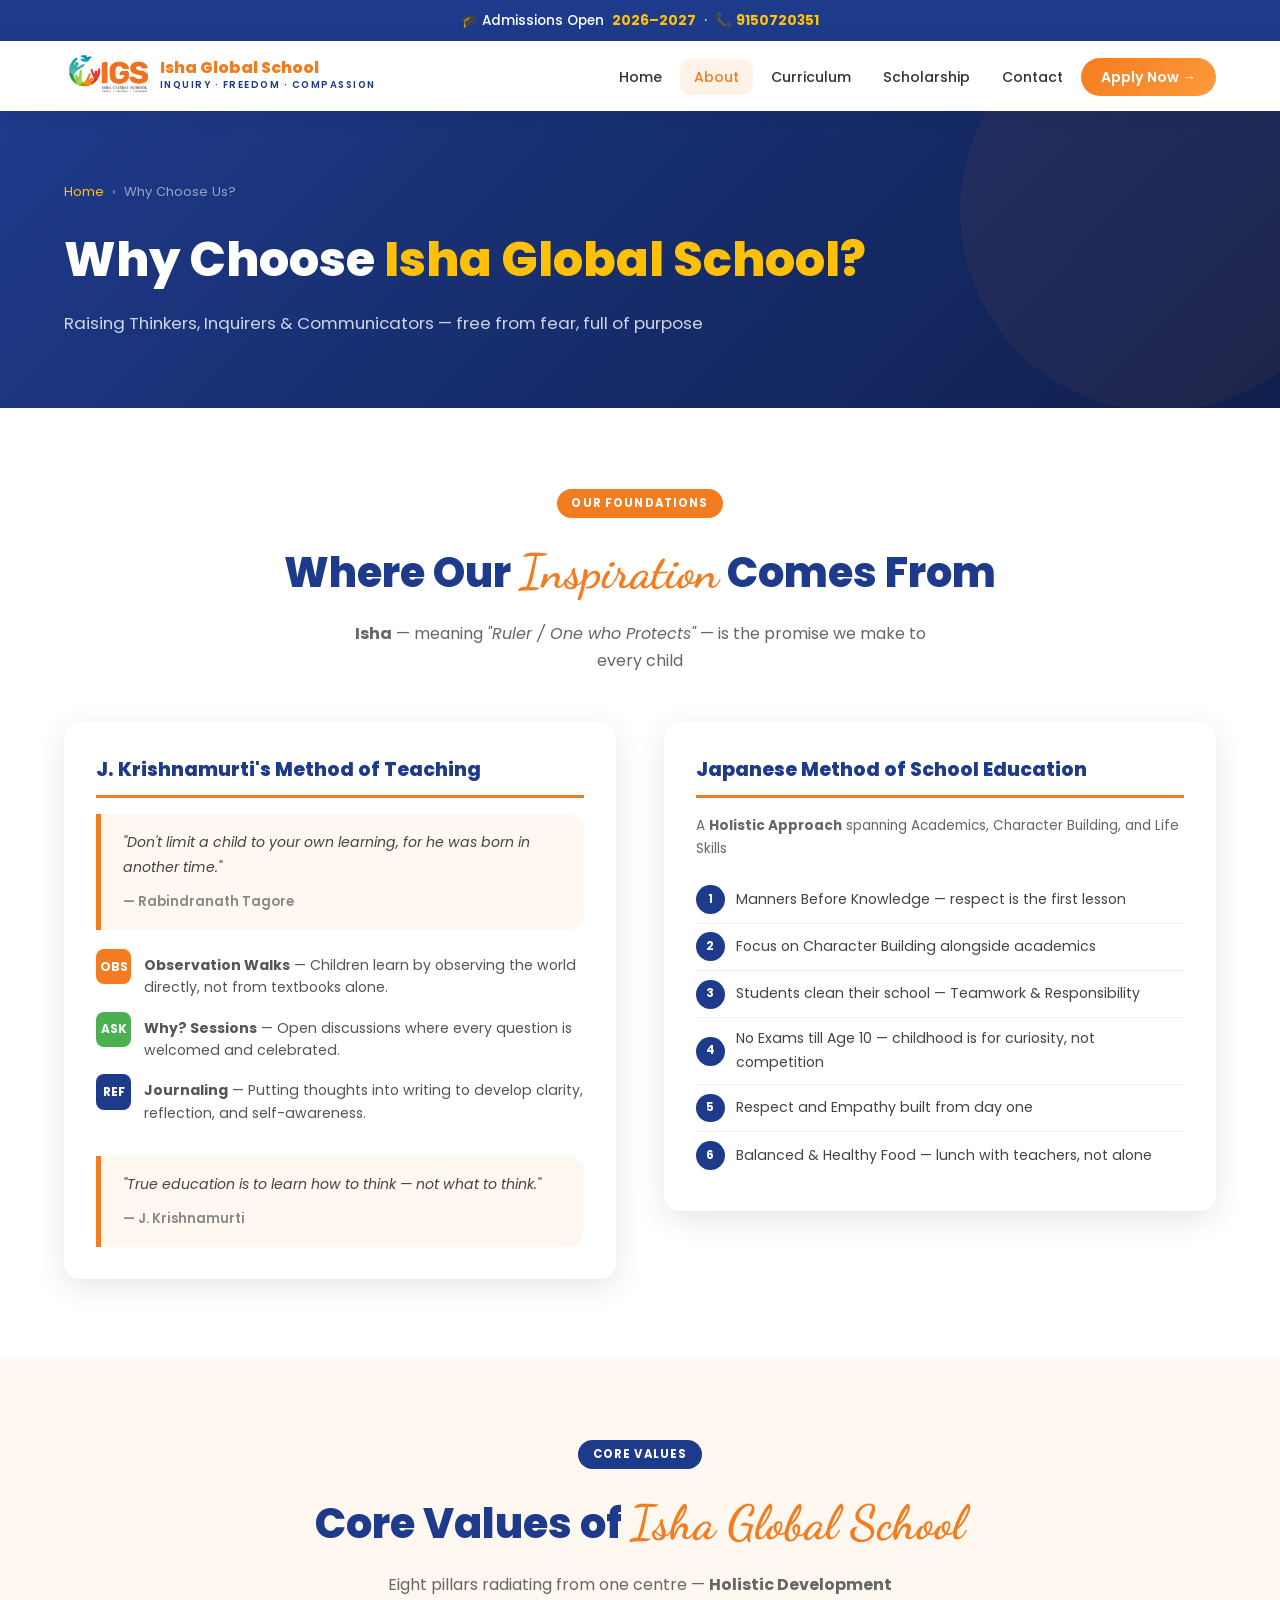
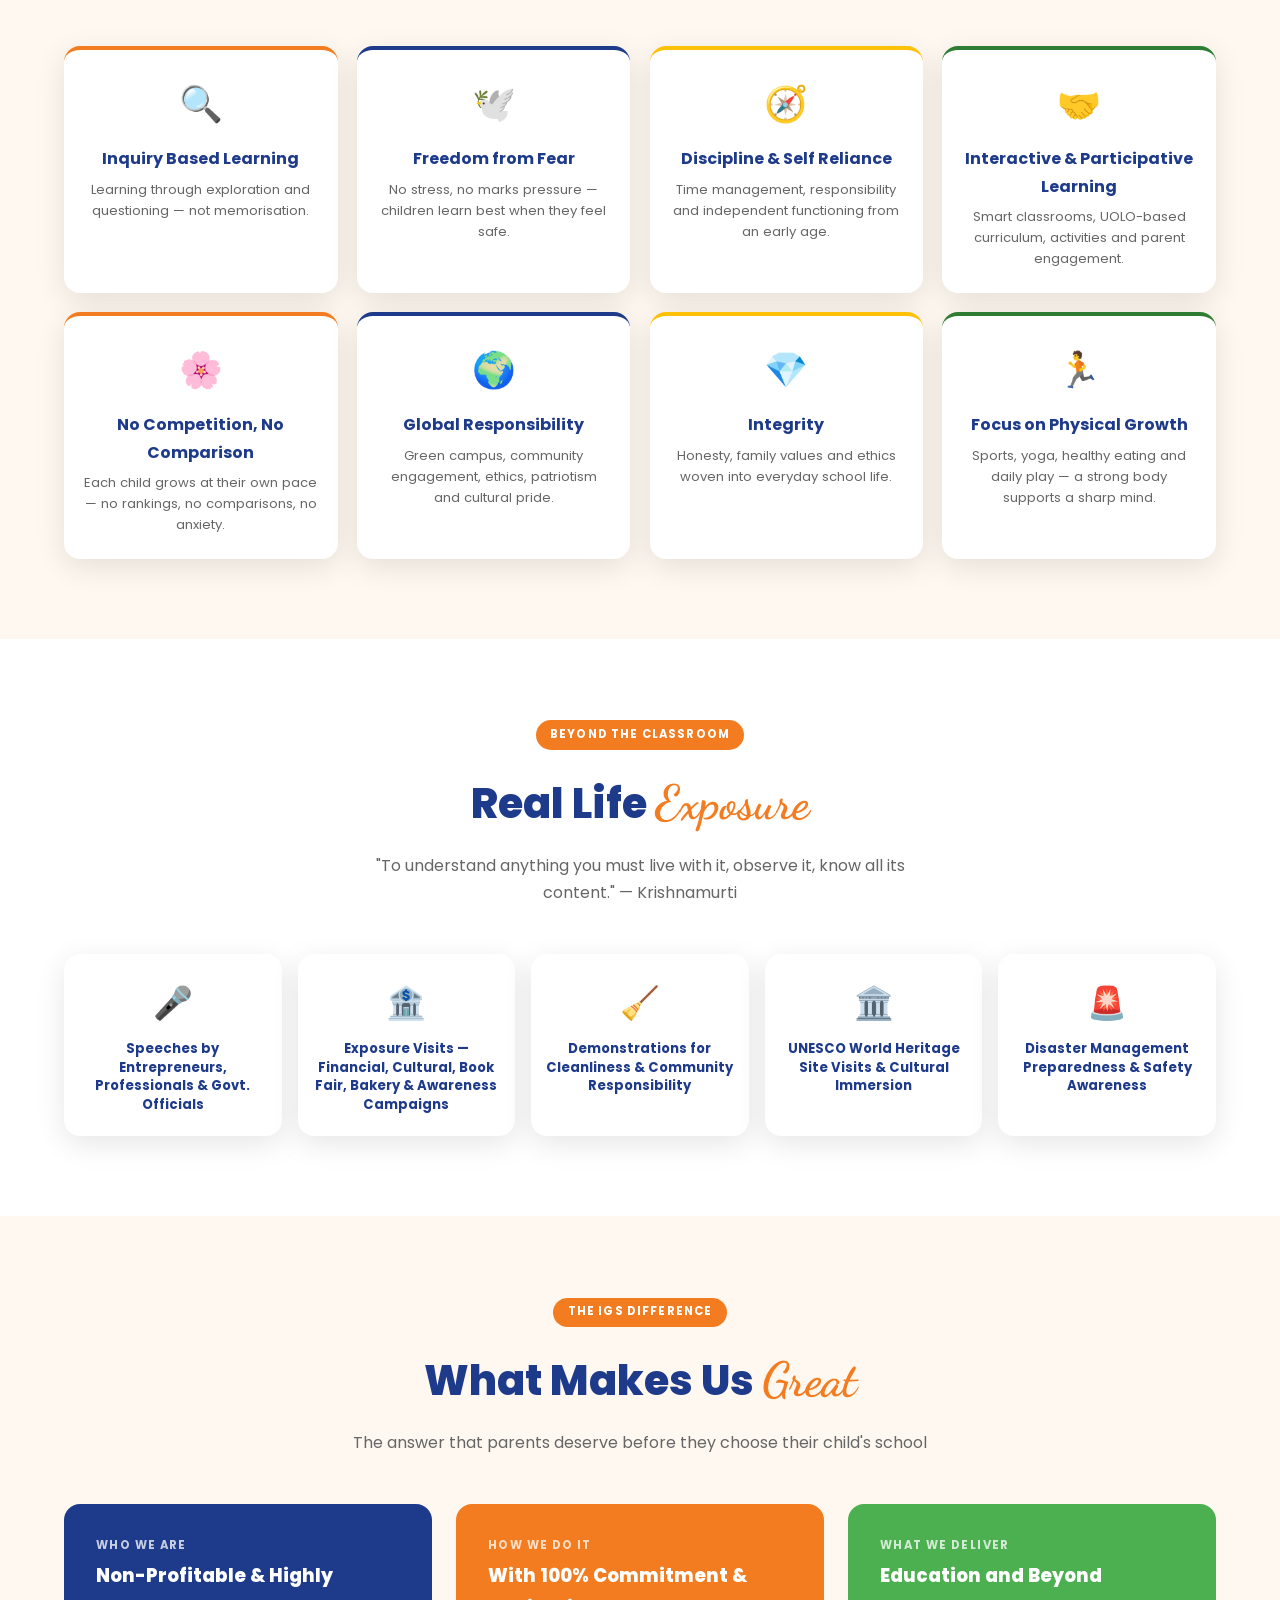
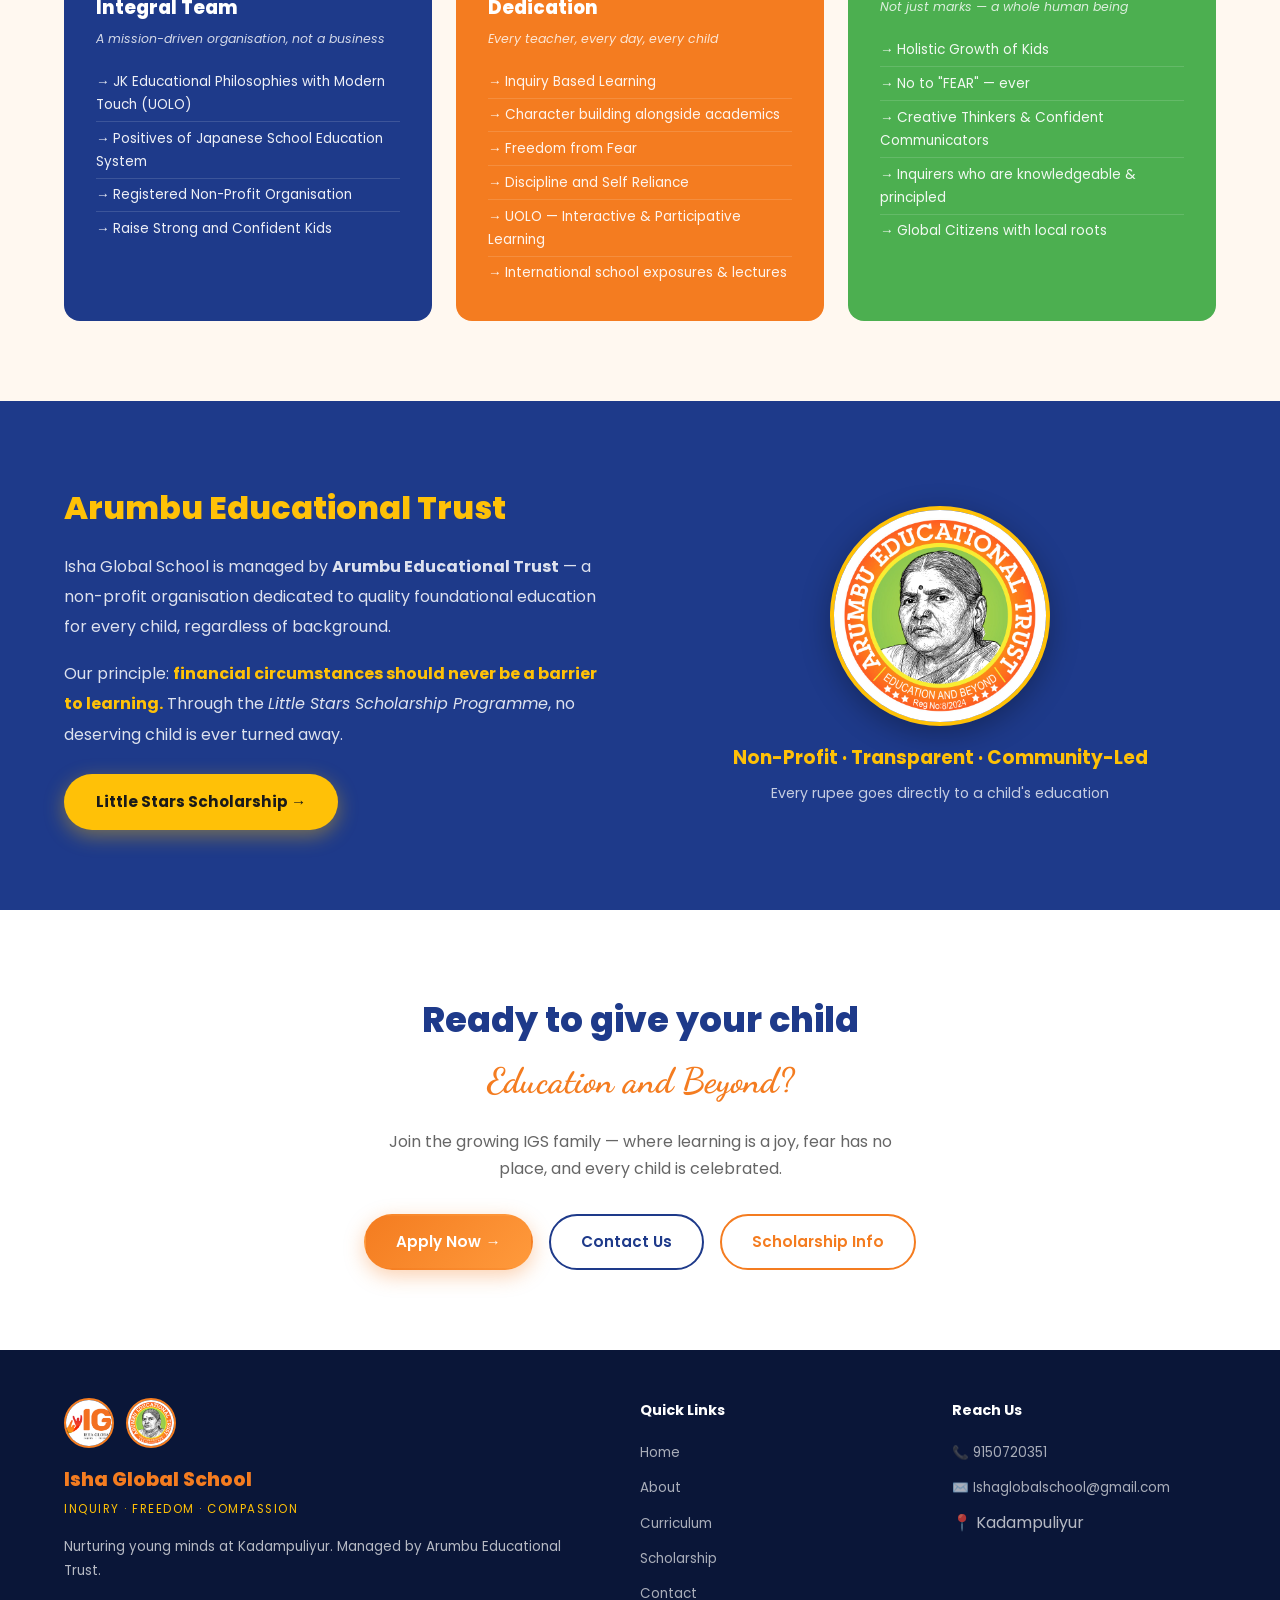
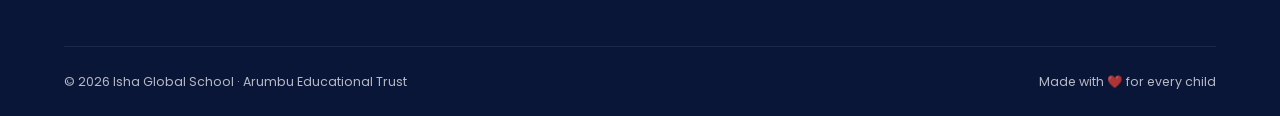
<file: about.html>
<!DOCTYPE html>
<html lang="en">
<head>
  <meta charset="UTF-8"/>
  <meta name="viewport" content="width=device-width,initial-scale=1.0"/>
  <link rel="icon" type="image/jpeg" href="Pictures/logo.jpg"/>
  <title>Why Choose Us — Isha Global School</title>
  <link rel="stylesheet" href="css/style.css"/>
  <style>
    /* ── Shared helpers ── */
    .section-tag{display:inline-block;background:var(--orange);color:#fff;font-size:.72rem;font-weight:700;letter-spacing:.1em;text-transform:uppercase;padding:.3rem .9rem;border-radius:50px;margin-bottom:.8rem;}
    .section-tag.blue{background:var(--blue);}
    .section-tag.yellow{background:var(--yellow);color:var(--blue);}
    .section-tag.green{background:#2e7d32;}

    /* ── Core-values wheel grid ── */
    .cv-grid{display:grid;grid-template-columns:repeat(4,1fr);gap:1.2rem;margin-top:2.5rem;}
    .cv-card{background:#fff;border-radius:var(--radius);padding:1.5rem 1.2rem;box-shadow:var(--shadow);text-align:center;transition:transform .2s;}
    .cv-card:hover{transform:translateY(-4px);}
    .cv-card .cv-icon{font-size:2.2rem;margin-bottom:.7rem;}
    .cv-card h3{font-size:1rem;color:var(--blue);margin-bottom:.4rem;font-weight:700;}
    .cv-card p{font-size:.82rem;color:#666;line-height:1.6;}
    .cv-card.accent-orange{border-top:4px solid var(--orange);}
    .cv-card.accent-blue  {border-top:4px solid var(--blue);}
    .cv-card.accent-yellow{border-top:4px solid var(--yellow);}
    .cv-card.accent-green {border-top:4px solid #2e7d32;}

    /* ── Inspiration row ── */
    .insp-row{display:grid;grid-template-columns:1fr 1fr;gap:3rem;align-items:start;margin-top:2rem;}
    .insp-block{background:#fff;border-radius:var(--radius);padding:2rem;box-shadow:var(--shadow);}
    .insp-block h3{color:var(--blue);font-size:1.2rem;font-weight:800;margin-bottom:1rem;padding-bottom:.5rem;border-bottom:3px solid var(--orange);}
    .step-row{display:flex;align-items:flex-start;gap:.8rem;margin-bottom:.8rem;}
    .step-badge{min-width:2.2rem;height:2.2rem;border-radius:8px;display:flex;align-items:center;justify-content:center;font-size:.75rem;font-weight:700;color:#fff;}
    .step-badge.obs{background:var(--orange);}
    .step-badge.ask{background:#4caf50;}
    .step-badge.ref{background:var(--blue);}
    .step-row p{margin:0;font-size:.88rem;color:#555;line-height:1.6;padding-top:.3rem;}

    /* ── Japanese method pills ── */
    .jp-list{list-style:none;padding:0;margin:1rem 0 0;}
    .jp-list li{display:flex;align-items:center;gap:.7rem;padding:.55rem 0;border-bottom:1px solid #f0f0f0;font-size:.88rem;color:#444;}
    .jp-list li:last-child{border:0;}
    .jp-num{min-width:1.8rem;height:1.8rem;border-radius:50%;background:var(--blue);color:#fff;display:flex;align-items:center;justify-content:center;font-size:.72rem;font-weight:700;}

    /* ── IBL process arrow strip ── */
    .ibl-flow{display:flex;align-items:stretch;gap:0;margin:2rem 0;border-radius:12px;overflow:hidden;}
    .ibl-step{flex:1;padding:1rem .5rem;text-align:center;color:#fff;font-weight:700;font-size:.82rem;position:relative;}
    .ibl-step::after{content:'';position:absolute;right:-14px;top:0;bottom:0;width:0;height:0;border-top:999px solid transparent;border-bottom:0 solid transparent;border-left:14px solid currentColor;z-index:1;}
    .ibl-step:last-child::after{display:none;}
    .ibl-ask   {background:#e8610a;color:#e8610a;}
    .ibl-inv   {background:#9e9e9e;color:#9e9e9e;}
    .ibl-cre   {background:#f5a623;color:#f5a623;}
    .ibl-dis   {background:#4287f5;color:#4287f5;}
    .ibl-ref   {background:#4caf50;color:#4caf50;}
    .ibl-ask span,.ibl-inv span,.ibl-cre span,.ibl-dis span,.ibl-ref span{color:#fff;}

    /* ── Fear comparison table ── */
    .fear-compare{display:grid;grid-template-columns:1fr 1fr;gap:1.5rem;margin-top:2rem;}
    .fear-no{background:#fff3f3;border:2px solid #e53935;border-radius:var(--radius);padding:1.5rem;}
    .fear-yes{background:#f1f8f1;border:2px solid #4caf50;border-radius:var(--radius);padding:1.5rem;}
    .fear-no h4{color:#e53935;margin-bottom:.8rem;font-size:1rem;}
    .fear-yes h4{color:#2e7d32;margin-bottom:.8rem;font-size:1rem;}
    .fear-no ul,.fear-yes ul{list-style:none;padding:0;margin:0;}
    .fear-no li,.fear-yes li{font-size:.88rem;padding:.3rem 0;color:#444;}
    .fear-no li::before{content:"✗ ";color:#e53935;font-weight:700;}
    .fear-yes li::before{content:"✓ ";color:#4caf50;font-weight:700;}

    /* ── Self-reliance steps ── */
    .sr-steps{display:grid;grid-template-columns:repeat(4,1fr);gap:1rem;margin-top:1.5rem;}
    .sr-step{background:#fff;border-radius:var(--radius);padding:1.4rem 1rem;text-align:center;box-shadow:var(--shadow);}
    .sr-num{width:2.5rem;height:2.5rem;border-radius:8px;background:var(--orange);color:#fff;display:flex;align-items:center;justify-content:center;font-weight:800;font-size:1rem;margin:0 auto .7rem;}
    .sr-num.b2{background:var(--blue);}
    .sr-num.b3{background:var(--yellow);color:var(--blue);}
    .sr-num.b4{background:#4caf50;}
    .sr-step h4{font-size:.92rem;color:var(--blue);margin-bottom:.3rem;}
    .sr-step p{font-size:.78rem;color:#666;}

    /* ── IPL photo grid ── */
    .ipl-grid{display:grid;grid-template-columns:repeat(3,1fr);gap:1rem;margin-top:2rem;}
    .ipl-card{border-radius:12px;overflow:hidden;position:relative;background:var(--blue);}
    .ipl-card img{width:100%;height:160px;object-fit:cover;display:block;opacity:.85;}
    .ipl-label{position:absolute;bottom:0;left:0;right:0;background:rgba(0,0,0,.6);color:#fff;font-size:.78rem;font-weight:600;padding:.5rem .8rem;text-align:center;}

    /* ── Physical growth strips ── */
    .pg-row{display:grid;grid-template-columns:repeat(4,1fr);gap:1.2rem;margin-top:2rem;}
    .pg-card{background:#fff;border-radius:var(--radius);padding:1.5rem 1rem;text-align:center;box-shadow:var(--shadow);border-bottom:4px solid var(--orange);}
    .pg-card .pg-icon{font-size:2.4rem;margin-bottom:.7rem;}
    .pg-card h4{font-size:.92rem;color:var(--blue);font-weight:700;}

    /* ── Real life exposure ── */
    .rle-grid{display:grid;grid-template-columns:repeat(5,1fr);gap:1rem;margin-top:2rem;}
    .rle-card{background:#fff;border-radius:var(--radius);padding:1.4rem .8rem;text-align:center;box-shadow:var(--shadow);position:relative;overflow:hidden;transition:transform .35s ease,box-shadow .35s ease;cursor:default;}
    .rle-card::before{content:'';position:absolute;inset:0;background:var(--grad);opacity:0;transition:opacity .35s ease;border-radius:var(--radius);z-index:0;}
    .rle-card:hover{transform:translateY(-10px) scale(1.04);box-shadow:0 16px 40px rgba(244,124,32,.25);}
    .rle-card:hover::before{opacity:.08;}
    .rle-card:hover .rle-icon{animation:rleBounce .5s ease;}
    .rle-card:hover h4{color:var(--orange);}
    .rle-icon{font-size:2rem;margin-bottom:.6rem;display:block;position:relative;z-index:1;transition:transform .3s ease;}
    .rle-card h4{font-size:.82rem;color:var(--blue);font-weight:700;line-height:1.4;position:relative;z-index:1;transition:color .3s ease;}
    @keyframes rleBounce{0%{transform:scale(1)}30%{transform:scale(1.35)}60%{transform:scale(.9)}100%{transform:scale(1)}}

    /* ── Green campus grid ── */
    .gc-grid{display:grid;grid-template-columns:repeat(3,1fr);gap:1.2rem;margin-top:2rem;}
    .gc-card{background:#fff;border-radius:var(--radius);padding:1.5rem;box-shadow:var(--shadow);display:flex;align-items:flex-start;gap:1rem;}
    .gc-icon{font-size:2rem;flex-shrink:0;}
    .gc-card h4{font-size:.95rem;color:var(--blue);font-weight:700;margin-bottom:.3rem;}
    .gc-card p{font-size:.82rem;color:#666;}

    /* ── How we are different ── */
    .hwd-grid{display:grid;grid-template-columns:repeat(3,1fr);gap:1.5rem;margin-top:2rem;}
    .hwd-card{border-radius:var(--radius);padding:2rem;color:#fff;position:relative;overflow:hidden;transition:transform .35s ease,box-shadow .35s ease;cursor:default;}
    .hwd-card::before{content:'';position:absolute;inset:0;background:rgba(255,255,255,0);transition:background .35s ease;z-index:0;}
    .hwd-card:hover{transform:translateY(-10px) scale(1.03);box-shadow:0 18px 45px rgba(0,0,0,.3);}
    .hwd-card:hover::before{background:rgba(255,255,255,.08);}
    .hwd-card:hover .hwd-label{opacity:1;letter-spacing:.2em;}
    .hwd-card:hover li{opacity:1;}
    .hwd-card.who{background:var(--blue);}
    .hwd-card.how{background:var(--orange);}
    .hwd-card.what{background:#4caf50;}
    .hwd-card .hwd-label{font-size:.72rem;font-weight:700;letter-spacing:.12em;text-transform:uppercase;opacity:.75;margin-bottom:.3rem;position:relative;z-index:1;transition:opacity .3s ease,letter-spacing .35s ease;}
    .hwd-card h3{font-size:1.15rem;font-weight:800;margin-bottom:.3rem;position:relative;z-index:1;}
    .hwd-card .hwd-sub{font-size:.78rem;font-style:italic;opacity:.8;margin-bottom:1rem;position:relative;z-index:1;}
    .hwd-card ul{list-style:none;padding:0;margin:0;position:relative;z-index:1;}
    .hwd-card li{font-size:.85rem;padding:.3rem 0;opacity:.92;border-bottom:1px solid rgba(255,255,255,.15);transition:opacity .3s ease,transform .3s ease,padding-left .3s ease;}
    .hwd-card:hover li{transform:translateX(6px);padding-left:6px;}
    .hwd-card li:last-child{border:0;}
    .hwd-card li::before{content:"→ ";font-weight:700;}

    /* ── Quote pull ── */
    .pull-quote{background:var(--cream);border-left:5px solid var(--orange);border-radius:0 var(--radius) var(--radius) 0;padding:1.5rem 2rem;margin:2rem 0;font-style:italic;color:#444;font-size:1rem;line-height:1.8;}
    .pull-quote cite{display:block;margin-top:.6rem;font-size:.82rem;color:#888;font-style:normal;font-weight:600;}

    /* ── Global responsibility ── */
    .gr-cols{display:grid;grid-template-columns:1fr 1fr;gap:2rem;margin-top:2rem;}
    .gr-block{background:#fff;border-radius:var(--radius);padding:1.8rem;box-shadow:var(--shadow);}
    .gr-block h3{font-size:1rem;font-weight:800;color:#fff;background:var(--orange);border-radius:8px;padding:.4rem 1rem;margin-bottom:1rem;display:inline-block;}
    .gr-block h3.blue-bg{background:var(--blue);}
    .gr-block ul{list-style:none;padding:0;margin:0;}
    .gr-block li{font-size:.88rem;color:#555;padding:.35rem 0;border-bottom:1px solid #f0f0f0;display:flex;align-items:center;gap:.6rem;}
    .gr-block li:last-child{border:0;}
    .gr-block li::before{content:"•";color:var(--orange);font-size:1.2rem;line-height:1;}

    /* ── No competition quote strip ── */
    .no-comp-strip{background:var(--blue);border-radius:var(--radius);padding:2.5rem 3rem;display:flex;align-items:center;gap:2.5rem;margin-top:2rem;}
    .no-comp-strip .big-quote{font-size:5rem;color:var(--yellow);line-height:1;flex-shrink:0;}
    .no-comp-strip blockquote{color:#fff;font-size:1.15rem;line-height:1.8;margin:0;font-style:italic;}
    .no-comp-strip cite{display:block;margin-top:.8rem;font-size:.85rem;color:var(--yellow);font-style:normal;font-weight:700;}

    /* ── Discipline chore stat ── */
    .chore-stat{background:var(--cream);border-radius:var(--radius);padding:2rem;display:grid;grid-template-columns:auto 1fr;gap:1.5rem;align-items:center;margin-top:1.5rem;}
    .chore-stat .stat-icon{font-size:3.5rem;}
    .chore-stat h4{color:var(--blue);font-size:1.05rem;font-weight:800;margin-bottom:.5rem;}
    .chore-stat p{font-size:.88rem;color:#555;line-height:1.7;}

    /* ── Self-discipline staircase labels ── */
    .sd-steps{display:flex;gap:0;margin-top:1.5rem;align-items:flex-end;}
    .sd-step{flex:1;border-radius:8px 8px 0 0;padding:.8rem .5rem;text-align:center;font-size:.78rem;font-weight:700;color:#fff;}

    /* ── Core Value Cards — original simple style ── */
    .cv-card{cursor:pointer;transition:transform .25s ease,box-shadow .25s ease;}
    .cv-card:hover{transform:translateY(-6px);box-shadow:0 14px 36px rgba(0,0,0,.13);}

    /* ── Core Value Popup Overlay ── */
    .cv-overlay{display:none;position:fixed;inset:0;background:rgba(0,0,0,.5);backdrop-filter:blur(5px);z-index:2000;align-items:center;justify-content:center;}
    .cv-overlay.open{display:flex;}
    .cv-popup{background:#fff;border-radius:20px;padding:2.5rem 2rem;max-width:520px;width:92%;position:relative;box-shadow:0 24px 60px rgba(0,0,0,.25);animation:cvSlideUp .4s cubic-bezier(.22,1,.36,1);max-height:85vh;overflow-y:auto;}
    .cv-popup-close{position:absolute;top:14px;right:18px;background:none;border:none;font-size:1.5rem;cursor:pointer;color:#999;transition:color .2s,transform .2s;}
    .cv-popup-close:hover{color:#333;transform:scale(1.15);}
    .cv-popup-icon{font-size:3rem;text-align:center;margin-bottom:.6rem;}
    .cv-popup h3{text-align:center;color:var(--blue);font-size:1.25rem;font-weight:800;margin-bottom:1.2rem;}
    .cv-popup-body p{font-size:.88rem;color:#555;line-height:1.8;margin-bottom:.7rem;}
    .cv-popup-body h4{color:var(--orange);font-size:.92rem;font-weight:700;margin:1.2rem 0 .5rem;}
    .cv-popup-body ul{list-style:none;padding:0;margin:0 0 .7rem;}
    .cv-popup-body li{font-size:.86rem;color:#444;padding:.4rem 0;border-bottom:1px solid #f0f0f0;padding-left:1.4rem;position:relative;}
    .cv-popup-body li:last-child{border-bottom:none;}
    .cv-popup-body li::before{content:'✦';color:var(--orange);font-size:.65rem;position:absolute;left:0;top:.5rem;}

    .cv-quote{background:var(--cream);border-left:4px solid var(--orange);border-radius:0 10px 10px 0;padding:.9rem 1.1rem;margin-bottom:1rem;font-size:.88rem;color:var(--blue);line-height:1.8;}

    .cv-compare{display:grid;grid-template-columns:1fr 1fr;gap:.8rem;margin:.8rem 0;}
    .cv-no{background:#fff3f3;border:1px solid #e53935;border-radius:10px;padding:.8rem;}
    .cv-yes{background:#f1f8f1;border:1px solid #4caf50;border-radius:10px;padding:.8rem;}
    .cv-no h4{color:#e53935;font-size:.84rem;margin-bottom:.4rem;}
    .cv-yes h4{color:#2e7d32;font-size:.84rem;margin-bottom:.4rem;}
    .cv-no ul,.cv-yes ul{margin:0;padding:0;}
    .cv-no li::before{content:"✗ ";color:#e53935;font-weight:700;position:static;padding-left:0;}
    .cv-yes li::before{content:"✓ ";color:#4caf50;font-weight:700;position:static;padding-left:0;}
    .cv-no li,.cv-yes li{padding-left:0;border:none;font-size:.82rem;padding:.25rem 0;}

    .cv-staircase{display:flex;gap:.4rem;align-items:flex-end;margin:.8rem 0 1rem;}
    .cv-staircase span{color:#fff;font-size:.68rem;font-weight:700;padding:.5rem .6rem;border-radius:8px 8px 0 0;text-align:center;flex:1;display:flex;align-items:center;justify-content:center;}
    .cv-staircase span:nth-child(1){height:40px;}
    .cv-staircase span:nth-child(2){height:55px;}
    .cv-staircase span:nth-child(3){height:70px;}
    .cv-staircase span:nth-child(4){height:85px;}
    .cv-staircase span:nth-child(5){height:100px;}

    @keyframes cvSlideUp{from{opacity:0;transform:translateY(40px) scale(.95)}to{opacity:1;transform:translateY(0) scale(1)}}

    @media(max-width:768px){
      .cv-grid{grid-template-columns:repeat(2,1fr);}
      .insp-row{grid-template-columns:1fr;}
      .fear-compare{grid-template-columns:1fr;}
      .sr-steps{grid-template-columns:repeat(2,1fr);}
      .ipl-grid{grid-template-columns:repeat(2,1fr);}
      .pg-row{grid-template-columns:repeat(2,1fr);}
      .rle-grid{grid-template-columns:repeat(2,1fr);}
      .gc-grid{grid-template-columns:1fr;}
      .hwd-grid{grid-template-columns:1fr;}
      .gr-cols{grid-template-columns:1fr;}
      .no-comp-strip{flex-direction:column;padding:1.5rem;}
    }
  </style>
</head>
<body>

<div class="top-banner">
  🎓 Admissions Open &nbsp;<span>2026–2027</span>&nbsp; · &nbsp;📞 <span>9150720351</span>
</div>

<nav>
  <div class="wrap nav-inner">
    <a href="index.html" class="logo">
      <img src="Pictures/logo.jpg" alt="Isha Global School" class="logo-img"/>
      <div class="logo-text"><div class="name">Isha Global School</div><div class="tagline">Inquiry · Freedom · Compassion</div></div>
    </a>
    <ul class="nav-links">
      <li><a href="index.html">Home</a></li>
      <li><a href="about.html" class="active">About</a></li>
      <li><a href="curriculum.html">Curriculum</a></li>
      <li><a href="scholarship.html">Scholarship</a></li>
      <li><a href="contact.html">Contact</a></li>
      <li><a href="contact.html#register" class="nav-apply">Apply Now →</a></li>
    </ul>
    <div class="hamburger" id="ham"><span></span><span></span><span></span></div>
  </div>
</nav>
<div class="mob-nav" id="mobNav">
  <div class="mob-top">
    <div class="logo"><img src="Pictures/logo.jpg" alt="Isha Global School" class="logo-img"/><div class="logo-text"><div class="name">Isha Global School</div></div></div>
    <button class="mob-close" id="mobClose">✕</button>
  </div>
  <a href="index.html">Home</a><a href="about.html">About</a><a href="curriculum.html">Curriculum</a>
  <a href="scholarship.html">Scholarship</a><a href="contact.html">Contact</a>
  <a href="contact.html#register" class="mob-apply">Apply Now →</a>
</div>

<!-- PAGE HERO -->
<section class="page-hero">
  <div class="wrap">
    <div class="breadcrumb"><a href="index.html">Home</a><span>›</span><span>Why Choose Us?</span></div>
    <h1>Why Choose <span style="color:var(--yellow)">Isha Global School?</span></h1>
    <p>Raising Thinkers, Inquirers &amp; Communicators — free from fear, full of purpose</p>
  </div>
</section>

<!-- ══════════════════════════════════════════
     SECTION 1 · OUR INSPIRATIONS
════════════════════════════════════════════ -->
<section>
  <div class="wrap">
    <div class="section-head">
      <span class="section-tag">Our Foundations</span>
      <h2>Where Our <span class="script">Inspiration</span> Comes From</h2>
      <p><strong>Isha</strong> — meaning <em>"Ruler / One who Protects"</em> — is the promise we make to every child</p>
    </div>

    <div class="insp-row">
      <!-- JK method -->
      <div class="insp-block">
        <h3>J. Krishnamurti's Method of Teaching</h3>
        <div class="pull-quote" style="margin-top:0;margin-bottom:1.2rem;font-size:.88rem;padding:1rem 1.4rem;">
          "Don't limit a child to your own learning, for he was born in another time."
          <cite>— Rabindranath Tagore</cite>
        </div>
        <div class="step-row">
          <div class="step-badge obs">OBS</div>
          <p><strong>Observation Walks</strong> — Children learn by observing the world directly, not from textbooks alone.</p>
        </div>
        <div class="step-row">
          <div class="step-badge ask">ASK</div>
          <p><strong>Why? Sessions</strong> — Open discussions where every question is welcomed and celebrated.</p>
        </div>
        <div class="step-row">
          <div class="step-badge ref">REF</div>
          <p><strong>Journaling</strong> — Putting thoughts into writing to develop clarity, reflection, and self-awareness.</p>
        </div>
        <div class="pull-quote" style="font-size:.88rem;padding:1rem 1.4rem;margin-bottom:0;">
          "True education is to learn how to think — not what to think."
          <cite>— J. Krishnamurti</cite>
        </div>
      </div>

      <!-- Japanese method -->
      <div class="insp-block">
        <h3>Japanese Method of School Education</h3>
        <p style="font-size:.85rem;color:#666;margin-bottom:.5rem;">A <strong>Holistic Approach</strong> spanning Academics, Character Building, and Life Skills</p>
        <ul class="jp-list">
          <li><span class="jp-num">1</span> Manners Before Knowledge — respect is the first lesson</li>
          <li><span class="jp-num">2</span> Focus on Character Building alongside academics</li>
          <li><span class="jp-num">3</span> Students clean their school — Teamwork &amp; Responsibility</li>
          <li><span class="jp-num">4</span> No Exams till Age 10 — childhood is for curiosity, not competition</li>
          <li><span class="jp-num">5</span> Respect and Empathy built from day one</li>
          <li><span class="jp-num">6</span> Balanced &amp; Healthy Food — lunch with teachers, not alone</li>
        </ul>
      </div>
    </div>
  </div>
</section>

<!-- ══════════════════════════════════════════
     SECTION 2 · CORE VALUES
════════════════════════════════════════════ -->
<section style="background:var(--cream);">
  <div class="wrap">
    <div class="section-head">
      <span class="section-tag blue">Core Values</span>
      <h2>Core Values of <span class="script">Isha Global School</span></h2>
      <p>Eight pillars radiating from one centre — <strong>Holistic Development</strong></p>
    </div>
    <div class="cv-grid">
      <div class="cv-card accent-orange" onclick="openCV(this)">
        <div class="cv-icon">🔍</div>
        <h3>Inquiry Based Learning</h3>
        <p>Learning through exploration and questioning — not memorisation.</p>
        <!-- hidden popup content -->
        <div class="cv-hidden" hidden>
          <div class="cv-quote"><em>"Everything must be questioned. Then the mind becomes extraordinarily sensitive, alive and intelligent."</em> — J. Krishnamurti</div>
          <h4>The 5-Step IBL Process</h4>
          <ul>
            <li><strong>ASK</strong> — Children frame their own questions</li>
            <li><strong>INVESTIGATE</strong> — Hands-on exploration &amp; research</li>
            <li><strong>CREATE</strong> — Build models, projects &amp; ideas</li>
            <li><strong>DISCUSS</strong> — Share findings with peers</li>
            <li><strong>REFLECT</strong> — Journal &amp; self-assess their learning</li>
          </ul>
          <p>Student-centred, real-life ready, and focused on independent thinking — not memorising textbooks.</p>
        </div>
      </div>
      <div class="cv-card accent-blue" onclick="openCV(this)">
        <div class="cv-icon">🕊️</div>
        <h3>Freedom from Fear</h3>
        <p>No stress, no marks pressure — children learn best when they feel safe.</p>
        <div class="cv-hidden" hidden>
          <div class="cv-quote"><em>"To understand life is to understand ourselves, and that is both the beginning and the end of education."</em> — J. Krishnamurti</div>
          <div class="cv-compare">
            <div class="cv-no"><h4>Say NO to</h4><ul><li>Stress &amp; Anxiety</li><li>Fear of Failure</li><li>Marks Pressure</li><li>Suppressed opinions</li></ul></div>
            <div class="cv-yes"><h4>Say YES to</h4><ul><li>Explore freely</li><li>Express views &amp; opinions</li><li>Learn from setbacks</li><li>Grow with confidence</li></ul></div>
          </div>
          <p>When fear goes down, the ability to express goes up.</p>
        </div>
      </div>
      <div class="cv-card accent-yellow" onclick="openCV(this)">
        <div class="cv-icon">🧭</div>
        <h3>Discipline &amp; Self Reliance</h3>
        <p>Time management, responsibility and independent functioning from an early age.</p>
        <div class="cv-hidden" hidden>
          <p>As per the <strong>American Academy of Child &amp; Adolescent Psychiatry</strong>, kids who do regular chores exhibit higher self-esteem and greater success.</p>
          <h4>Self Discipline Staircase</h4>
          <div class="cv-staircase">
            <span style="background:var(--orange)">Time Mgmt</span>
            <span style="background:#f5a623">Responsibilities</span>
            <span style="background:#4caf50">Organisation</span>
            <span style="background:var(--blue)">Study &amp; Play</span>
            <span style="background:#1a237e">Independence</span>
          </div>
          <h4>How We Build It</h4>
          <ul>
            <li><strong>Structured Routine</strong> — Consistency builds confidence</li>
            <li><strong>Clear Goals</strong> — Children set their own goals</li>
            <li><strong>Learn from Setbacks</strong> — Failure is a lesson, not a label</li>
            <li><strong>Continuous Learning</strong> — Curiosity at every stage</li>
          </ul>
        </div>
      </div>
      <div class="cv-card accent-green" onclick="openCV(this)">
        <div class="cv-icon">🤝</div>
        <h3>Interactive &amp; Participative Learning</h3>
        <p>Smart classrooms, UOLO-based curriculum, activities and parent engagement.</p>
        <div class="cv-hidden" hidden>
          <div class="cv-quote"><em>"You have to be your own teacher."</em> — J. Krishnamurti</div>
          <ul>
            <li><strong>Participative Learning</strong> — Every child is an active participant</li>
            <li><strong>Smart Classrooms</strong> — Modern tech-enabled visual learning</li>
            <li><strong>UOLO Integrated Curriculum</strong> — App-based, real-time connected</li>
            <li><strong>Phonics &amp; Communication</strong> — Strong English from LKG</li>
            <li><strong>Activities Based Learning</strong> — Hands-on crafts &amp; experiments</li>
            <li><strong>Parents-Teachers' Meet</strong> — Parents as partners in growth</li>
          </ul>
        </div>
      </div>
      <div class="cv-card accent-orange" onclick="openCV(this)">
        <div class="cv-icon">🌸</div>
        <h3>No Competition, No Comparison</h3>
        <p>Each child grows at their own pace — no rankings, no comparisons, no anxiety.</p>
        <div class="cv-hidden" hidden>
          <div class="cv-quote"><em>"Real learning comes about when the competitive spirit has ceased. Each child is uniquely, irreplaceably themselves."</em> — J. Krishnamurti</div>
          <ul>
            <li><strong>No Rankings</strong> — Children are never ranked against each other</li>
            <li><strong>Celebrate Every Child</strong> — Unique strengths are recognised</li>
            <li><strong>Joy First</strong> — When comparison drops, happiness rises</li>
          </ul>
          <p>Every child is uniquely awesome — nobody can be you.</p>
        </div>
      </div>
      <div class="cv-card accent-blue" onclick="openCV(this)">
        <div class="cv-icon">🌍</div>
        <h3>Global Responsibility</h3>
        <p>Green campus, community engagement, ethics, patriotism and cultural pride.</p>
        <div class="cv-hidden" hidden>
          <h4>Community Engagement</h4>
          <ul>
            <li>Green Campus — learning to live with nature</li>
            <li>Helping Others — compassion in action</li>
            <li>Clean and Safe Environment</li>
            <li>Honesty and Integrity — non-negotiable values</li>
          </ul>
          <h4>Embrace the Culture</h4>
          <ul>
            <li>Ethics and Family Values daily</li>
            <li>Celebrate Festivals — Pooja, Diwali, Pongal &amp; more</li>
            <li>Patriotism — Independence &amp; Republic Day</li>
            <li>Green Day, Yellow Day, Bagless Day</li>
          </ul>
        </div>
      </div>
      <div class="cv-card accent-yellow" onclick="openCV(this)">
        <div class="cv-icon">💎</div>
        <h3>Integrity</h3>
        <p>Honesty, family values and ethics woven into everyday school life.</p>
        <div class="cv-hidden" hidden>
          <p>Integrity is not taught in a lesson — it is lived every day at IGS.</p>
          <ul>
            <li><strong>Honesty</strong> — Children learn to speak truth with courage</li>
            <li><strong>Respect</strong> — Treating every person with dignity</li>
            <li><strong>Family Values</strong> — Traditions, gratitude &amp; belonging</li>
            <li><strong>Ethics</strong> — Doing the right thing even when no one is watching</li>
          </ul>
          <p>We believe a child with integrity grows into an adult the world can trust.</p>
        </div>
      </div>
      <div class="cv-card accent-green" onclick="openCV(this)">
        <div class="cv-icon">🏃</div>
        <h3>Focus on Physical Growth</h3>
        <p>Sports, yoga, healthy eating and daily play — a strong body supports a sharp mind.</p>
        <div class="cv-hidden" hidden>
          <p>A strong body powers a sharp, curious mind.</p>
          <ul>
            <li><strong>Regular Sports Activities</strong> — Football, running &amp; team games</li>
            <li><strong>Healthy Food Focus</strong> — Balanced, nutritious meals supervised by staff</li>
            <li><strong>Importance of Fitness</strong> — Daily physical activity for every child</li>
            <li><strong>Yoga in Daily Life</strong> — Mindfulness, breathing &amp; inner well-being</li>
          </ul>
        </div>
      </div>
    </div>

    <!-- Core Value Popup Modal -->
    <div class="cv-overlay" id="cvOverlay">
      <div class="cv-popup">
        <button class="cv-popup-close" id="cvClose">✕</button>
        <div class="cv-popup-icon" id="cvIcon"></div>
        <h3 id="cvTitle"></h3>
        <div class="cv-popup-body" id="cvBody"></div>
      </div>
    </div>
  </div>
</section>

<!-- ══════════════════════════════════════════
     SECTION 3 · REAL LIFE EXPOSURE (was Section 9)
════════════════════════════════════════════ -->
<section>
  <div class="wrap">
    <div class="section-head">
      <span class="section-tag">Beyond the Classroom</span>
      <h2>Real Life <span class="script">Exposure</span></h2>
      <p>"To understand anything you must live with it, observe it, know all its content." — Krishnamurti</p>
    </div>
    <div class="rle-grid">
      <div class="rle-card">
        <div class="rle-icon">🎤</div>
        <h4>Speeches by Entrepreneurs, Professionals &amp; Govt. Officials</h4>
      </div>
      <div class="rle-card">
        <div class="rle-icon">🏦</div>
        <h4>Exposure Visits — Financial, Cultural, Book Fair, Bakery &amp; Awareness Campaigns</h4>
      </div>
      <div class="rle-card">
        <div class="rle-icon">🧹</div>
        <h4>Demonstrations for Cleanliness &amp; Community Responsibility</h4>
      </div>
      <div class="rle-card">
        <div class="rle-icon">🏛️</div>
        <h4>UNESCO World Heritage Site Visits &amp; Cultural Immersion</h4>
      </div>
      <div class="rle-card">
        <div class="rle-icon">🚨</div>
        <h4>Disaster Management Preparedness &amp; Safety Awareness</h4>
      </div>
    </div>
  </div>
</section>

<!-- ══════════════════════════════════════════
     SECTION 10 · WHAT MAKES US GREAT
════════════════════════════════════════════ -->
<section style="background:var(--cream);">
  <div class="wrap">
    <div class="section-head">
      <span class="section-tag">The IGS Difference</span>
      <h2>What Makes Us <span class="script">Great</span></h2>
      <p>The answer that parents deserve before they choose their child's school</p>
    </div>
    <div class="hwd-grid">
      <div class="hwd-card who">
        <div class="hwd-label">Who We Are</div>
        <h3>Non-Profitable &amp; Highly Integral Team</h3>
        <div class="hwd-sub">A mission-driven organisation, not a business</div>
        <ul>
          <li>JK Educational Philosophies with Modern Touch (UOLO)</li>
          <li>Positives of Japanese School Education System</li>
          <li>Registered Non-Profit Organisation</li>
          <li>Raise Strong and Confident Kids</li>
        </ul>
      </div>
      <div class="hwd-card how">
        <div class="hwd-label">How We Do It</div>
        <h3>With 100% Commitment &amp; Dedication</h3>
        <div class="hwd-sub">Every teacher, every day, every child</div>
        <ul>
          <li>Inquiry Based Learning</li>
          <li>Character building alongside academics</li>
          <li>Freedom from Fear</li>
          <li>Discipline and Self Reliance</li>
          <li>UOLO — Interactive &amp; Participative Learning</li>
          <li>International school exposures &amp; lectures</li>
        </ul>
      </div>
      <div class="hwd-card what">
        <div class="hwd-label">What We Deliver</div>
        <h3>Education and Beyond</h3>
        <div class="hwd-sub">Not just marks — a whole human being</div>
        <ul>
          <li>Holistic Growth of Kids</li>
          <li>No to "FEAR" — ever</li>
          <li>Creative Thinkers &amp; Confident Communicators</li>
          <li>Inquirers who are knowledgeable &amp; principled</li>
          <li>Global Citizens with local roots</li>
        </ul>
      </div>
    </div>
  </div>
</section>

<!-- ══════════════════════════════════════════
     SECTION 13 · ARUMBU TRUST
════════════════════════════════════════════ -->
<section style="background:var(--blue);">
  <div class="wrap" style="display:grid;grid-template-columns:1fr 1fr;gap:3rem;align-items:center;">
    <div>
      <h2 style="color:var(--yellow);font-size:2rem;font-weight:800;margin-bottom:1rem;">Arumbu Educational Trust</h2>
      <p style="color:rgba(255,255,255,.85);margin-bottom:1rem;line-height:1.9;">
        Isha Global School is managed by <strong>Arumbu Educational Trust</strong> — a non-profit organisation dedicated to quality foundational education for every child, regardless of background.
      </p>
      <p style="color:rgba(255,255,255,.85);margin-bottom:1.5rem;line-height:1.9;">
        Our principle: <strong style="color:var(--yellow);">financial circumstances should never be a barrier to learning.</strong> Through the <em>Little Stars Scholarship Programme</em>, no deserving child is ever turned away.
      </p>
      <a href="scholarship.html" class="btn btn-yellow">Little Stars Scholarship →</a>
    </div>
    <div style="text-align:center;">
      <img src="Pictures/trust.jpeg" alt="Arumbu Educational Trust Logo" style="width:220px;height:220px;border-radius:50%;object-fit:cover;margin:0 auto 1rem;display:block;border:4px solid var(--yellow);box-shadow:0 8px 30px rgba(0,0,0,.3);"/>
      <h3 style="color:var(--yellow);margin-bottom:.5rem;">Non-Profit · Transparent · Community-Led</h3>
      <p style="color:rgba(255,255,255,.75);font-size:.88rem;">Every rupee goes directly to a child's education</p>
    </div>
  </div>
</section>

<!-- CTA -->
<section style="text-align:center;">
  <div class="wrap">
    <h2 style="font-size:2.2rem;font-weight:800;color:var(--blue);margin-bottom:1rem;">
      Ready to give your child<br/><span class="script" style="color:var(--orange);">Education and Beyond?</span>
    </h2>
    <p style="color:#666;margin-bottom:2rem;max-width:520px;margin-left:auto;margin-right:auto;">
      Join the growing IGS family — where learning is a joy, fear has no place, and every child is celebrated.
    </p>
    <div style="display:flex;gap:1rem;justify-content:center;flex-wrap:wrap;">
      <a href="contact.html#register" class="btn btn-orange">Apply Now →</a>
      <a href="contact.html" class="btn btn-outline" style="color:var(--blue);border-color:var(--blue);">Contact Us</a>
      <a href="scholarship.html" class="btn btn-outline" style="color:var(--orange);border-color:var(--orange);">Scholarship Info</a>
    </div>
  </div>
</section>

<footer>
  <div class="wrap">
    <div class="footer-grid">
      <div class="f-brand">
        <div class="f-logos">
          <img src="Pictures/logo.jpg" alt="Isha Global School" class="f-logo"/>
          <img src="Pictures/trust.jpeg" alt="Arumbu Educational Trust" class="f-logo"/>
        </div>
        <div class="f-name">Isha Global School</div>
        <div class="f-motto">Inquiry · Freedom · Compassion</div>
        <p>Nurturing young minds at Kadampuliyur. Managed by Arumbu Educational Trust.</p>
      </div>
      <div><h4>Quick Links</h4><ul>
        <li><a href="index.html">Home</a></li><li><a href="about.html">About</a></li>
        <li><a href="curriculum.html">Curriculum</a></li><li><a href="scholarship.html">Scholarship</a></li>
        <li><a href="contact.html">Contact</a></li>
      </ul></div>
      <div><h4>Reach Us</h4><ul>
        <li><a href="tel:9150720351">📞 9150720351</a></li>
        <li><a href="mailto:Ishaglobalschool@gmail.com">✉️ Ishaglobalschool@gmail.com</a></li>
        <li>📍 Kadampuliyur</li>
      </ul></div>
    </div>
    <div class="footer-bottom"><span>© 2026 Isha Global School · Arumbu Educational Trust</span><span>Made with ❤️ for every child</span></div>
  </div>
</footer>

<script src="js/main.js"></script>
<script>
  // Core Value popup
  var overlay = document.getElementById('cvOverlay');
  var closeBtn = document.getElementById('cvClose');

  function openCV(card) {
    var hidden = card.querySelector('.cv-hidden');
    if (!hidden) return;
    document.getElementById('cvIcon').textContent = card.querySelector('.cv-icon').textContent;
    document.getElementById('cvTitle').textContent = card.querySelector('h3').textContent;
    document.getElementById('cvBody').innerHTML = hidden.innerHTML;
    overlay.classList.add('open');
    document.body.style.overflow = 'hidden';
  }
  function closeCV() {
    overlay.classList.remove('open');
    document.body.style.overflow = '';
  }
  closeBtn.addEventListener('click', closeCV);
  overlay.addEventListener('click', function(e) { if (e.target === overlay) closeCV(); });
  document.addEventListener('keydown', function(e) { if (e.key === 'Escape') closeCV(); });
</script>
</body>
</html>
</file>
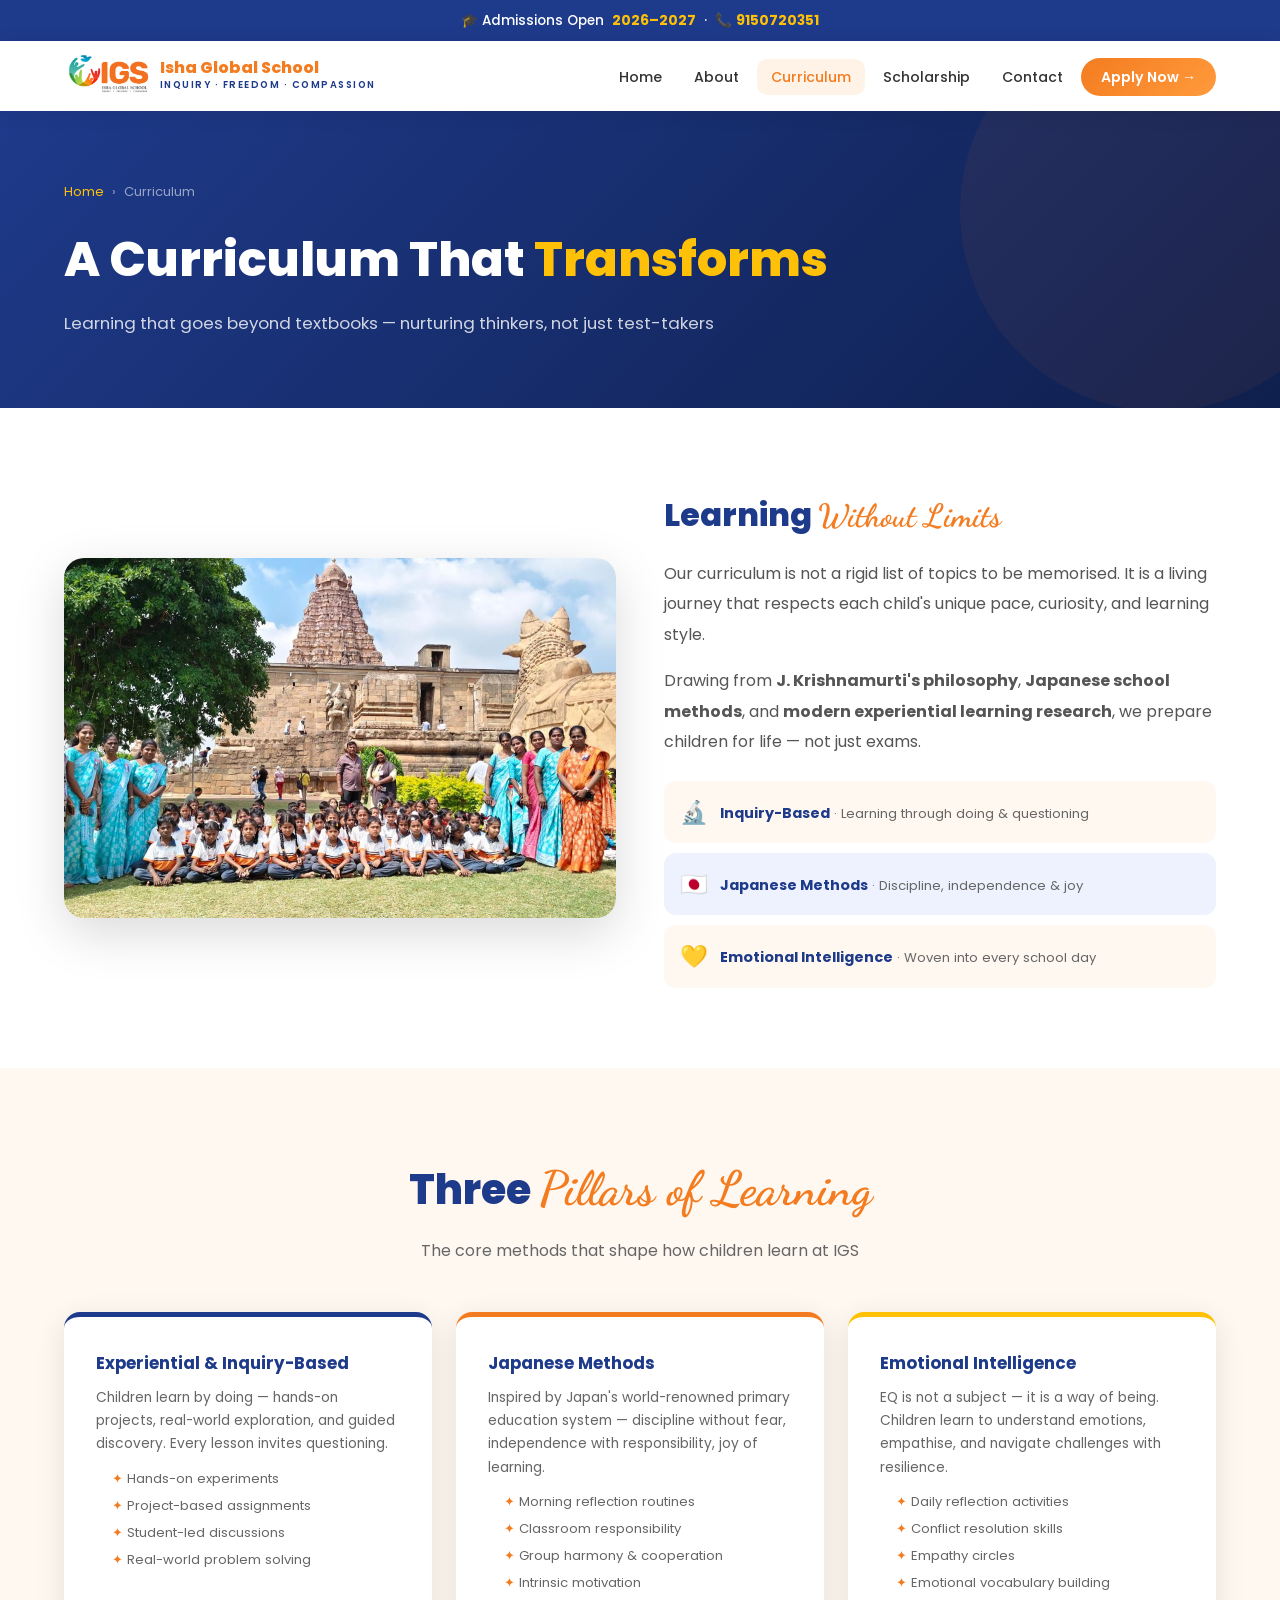
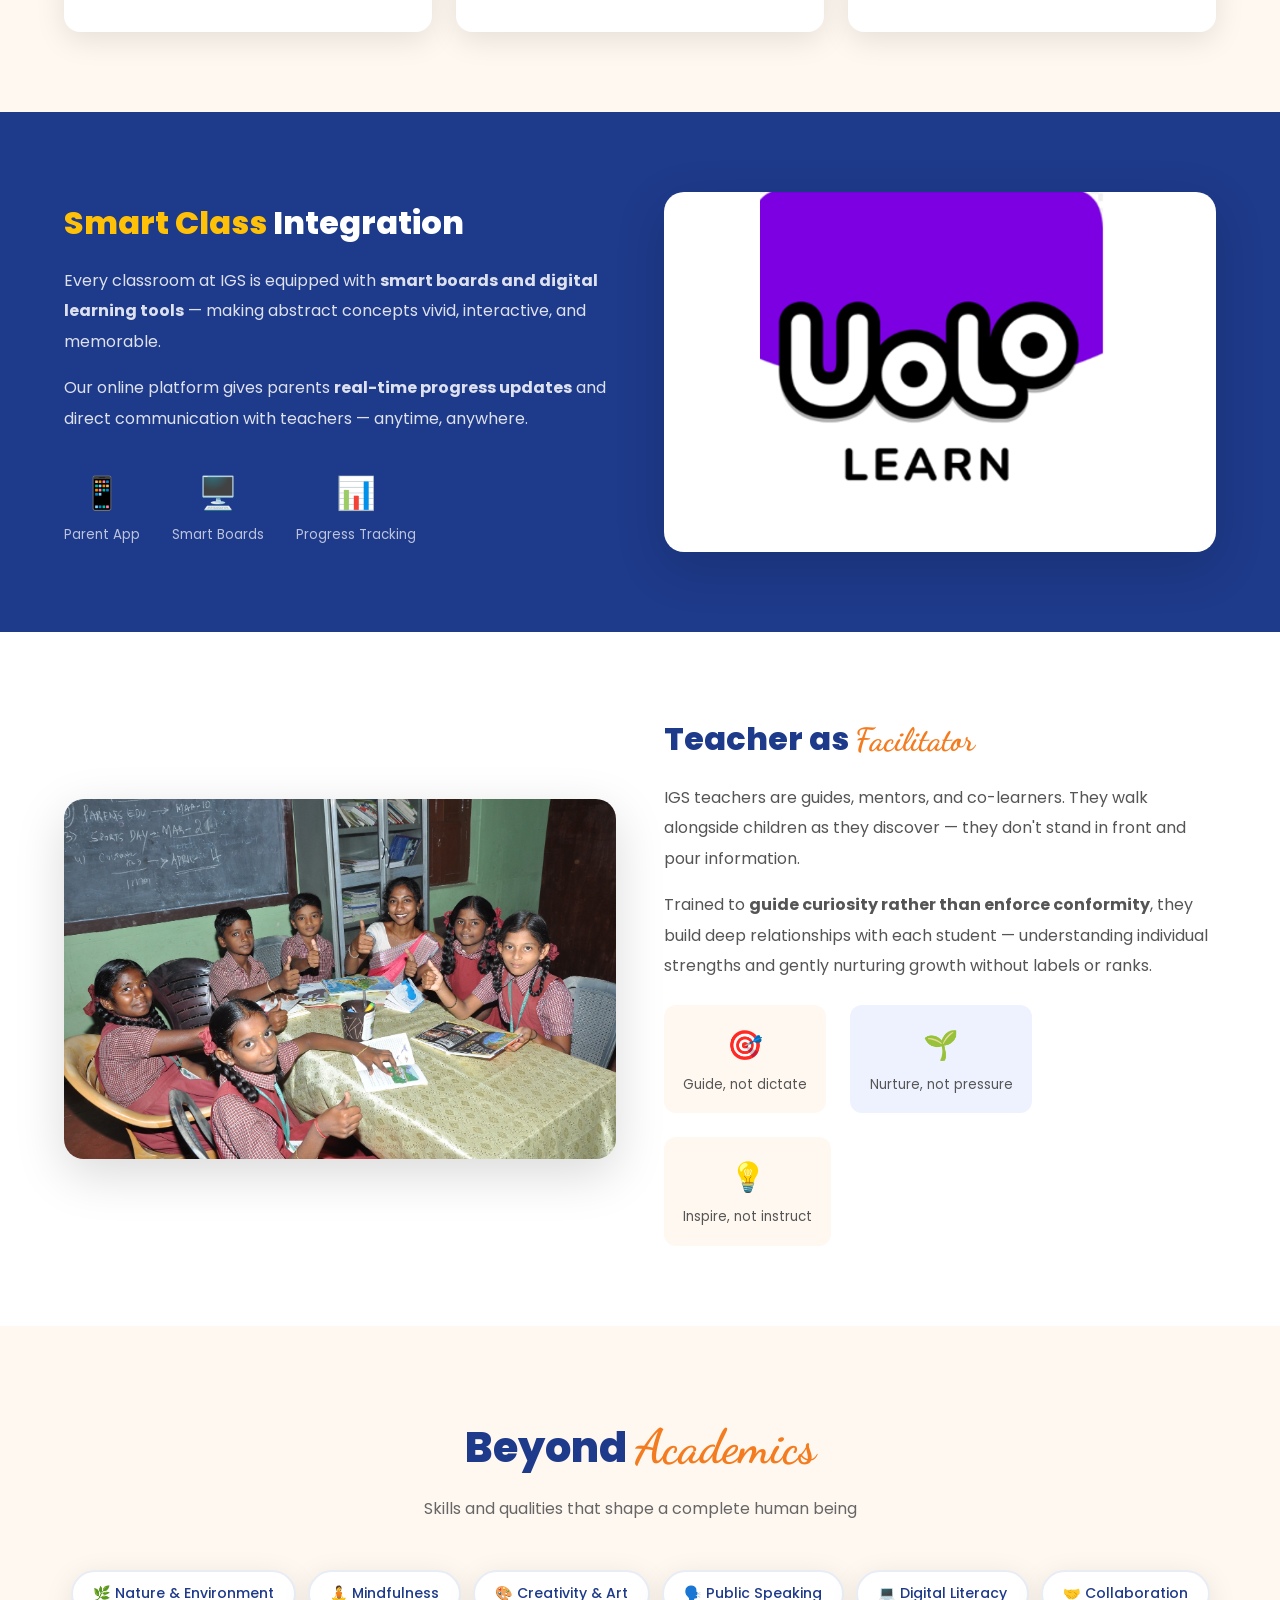
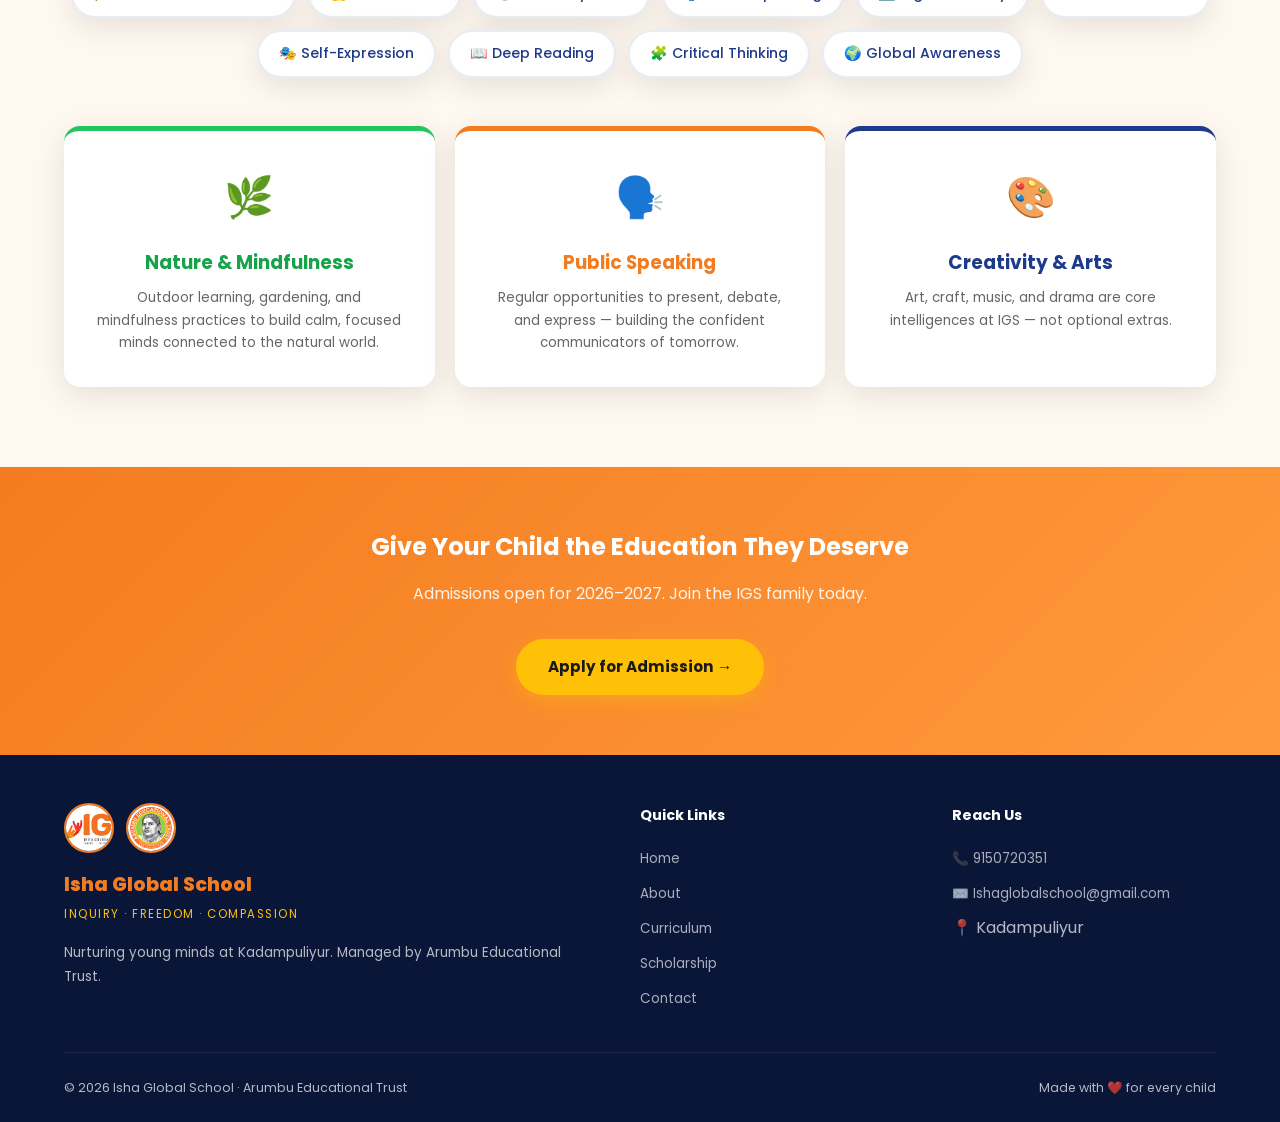
<file: curriculum.html>
<!DOCTYPE html>
<html lang="en">
<head>
  <meta charset="UTF-8"/>
  <meta name="viewport" content="width=device-width,initial-scale=1.0"/>
  <link rel="icon" type="image/jpeg" href="Pictures/logo.jpg"/>
  <title>Curriculum — Isha Global School</title>
  <link rel="stylesheet" href="css/style.css"/>
</head>
<body>

<div class="top-banner">🎓 Admissions Open &nbsp;<span>2026–2027</span>&nbsp; · &nbsp;📞 <span>9150720351</span></div>

<nav>
  <div class="wrap nav-inner">
    <a href="index.html" class="logo">
      <img src="Pictures/logo.jpg" alt="Isha Global School" class="logo-img"/>
      <div class="logo-text"><div class="name">Isha Global School</div><div class="tagline">Inquiry · Freedom · Compassion</div></div>
    </a>
    <ul class="nav-links">
      <li><a href="index.html">Home</a></li><li><a href="about.html">About</a></li>
      <li><a href="curriculum.html" class="active">Curriculum</a></li>
      <li><a href="scholarship.html">Scholarship</a></li><li><a href="contact.html">Contact</a></li>
      <li><a href="contact.html#register" class="nav-apply">Apply Now →</a></li>
    </ul>
    <div class="hamburger" id="ham"><span></span><span></span><span></span></div>
  </div>
</nav>
<div class="mob-nav" id="mobNav">
  <div class="mob-top"><div class="logo"><img src="Pictures/logo.jpg" alt="Isha Global School" class="logo-img"/><div class="logo-text"><div class="name">Isha Global School</div></div></div><button class="mob-close" id="mobClose">✕</button></div>
  <a href="index.html">Home</a><a href="about.html">About</a><a href="curriculum.html">Curriculum</a>
  <a href="scholarship.html">Scholarship</a><a href="contact.html">Contact</a><a href="contact.html#register" class="mob-apply">Apply Now →</a>
</div>

<!-- PAGE HERO -->
<section class="page-hero">
  <div class="wrap">
    <div class="breadcrumb"><a href="index.html">Home</a><span>›</span><span>Curriculum</span></div>
    <h1>A Curriculum That <span style="color:var(--yellow)">Transforms</span></h1>
    <p>Learning that goes beyond textbooks — nurturing thinkers, not just test-takers</p>
  </div>
</section>

<!-- INTRO SPLIT -->
<section>
  <div class="wrap" style="display:grid;grid-template-columns:1fr 1fr;gap:3rem;align-items:center;">
    <div>
      <img src="Pictures/trip.jpeg" alt="IGS Field Trip"
        style="border-radius:20px;box-shadow:var(--shadow-lg);width:100%;height:360px;object-fit:cover;"/>
    </div>
    <div>
      <h2 style="color:var(--blue);font-size:2rem;font-weight:800;margin-bottom:1rem;">Learning <span class="script" style="color:var(--orange);">Without Limits</span></h2>
      <p style="color:#555;line-height:1.9;margin-bottom:1rem;">
        Our curriculum is not a rigid list of topics to be memorised. It is a living journey that respects each child's unique pace, curiosity, and learning style.
      </p>
      <p style="color:#555;line-height:1.9;margin-bottom:1.5rem;">
        Drawing from <strong>J. Krishnamurti's philosophy</strong>, <strong>Japanese school methods</strong>, and <strong>modern experiential learning research</strong>, we prepare children for life — not just exams.
      </p>
      <div style="display:flex;flex-direction:column;gap:10px;">
        <div style="display:flex;gap:12px;align-items:center;background:#fff8f0;border-radius:12px;padding:12px 16px;">
          <span style="font-size:1.4rem;">🔬</span><div><strong style="color:var(--blue);font-size:.9rem;">Inquiry-Based</strong> <span style="color:#666;font-size:.82rem;">· Learning through doing &amp; questioning</span></div>
        </div>
        <div style="display:flex;gap:12px;align-items:center;background:#eef2ff;border-radius:12px;padding:12px 16px;">
          <span style="font-size:1.4rem;">🇯🇵</span><div><strong style="color:var(--blue);font-size:.9rem;">Japanese Methods</strong> <span style="color:#666;font-size:.82rem;">· Discipline, independence &amp; joy</span></div>
        </div>
        <div style="display:flex;gap:12px;align-items:center;background:#fff8f0;border-radius:12px;padding:12px 16px;">
          <span style="font-size:1.4rem;">💛</span><div><strong style="color:var(--blue);font-size:.9rem;">Emotional Intelligence</strong> <span style="color:#666;font-size:.82rem;">· Woven into every school day</span></div>
        </div>
      </div>
    </div>
  </div>
</section>

<!-- THREE PILLARS -->
<section style="background:var(--cream);">
  <div class="wrap">
    <div class="section-head">
      <h2>Three <span class="script">Pillars of Learning</span></h2>
      <p>The core methods that shape how children learn at IGS</p>
    </div>
    <div class="approach-grid">
      <div class="approach-card">

        <h3>Experiential &amp; Inquiry-Based</h3>
        <p>Children learn by doing — hands-on projects, real-world exploration, and guided discovery. Every lesson invites questioning.</p>
        <ul>
          <li>Hands-on experiments</li>
          <li>Project-based assignments</li>
          <li>Student-led discussions</li>
          <li>Real-world problem solving</li>
        </ul>
      </div>
      <div class="approach-card" style="border-top-color:var(--orange);">

        <h3>Japanese Methods</h3>
        <p>Inspired by Japan's world-renowned primary education system — discipline without fear, independence with responsibility, joy of learning.</p>
        <ul>
          <li>Morning reflection routines</li>
          <li>Classroom responsibility</li>
          <li>Group harmony &amp; cooperation</li>
          <li>Intrinsic motivation</li>
        </ul>
      </div>
      <div class="approach-card" style="border-top-color:var(--yellow);">

        <h3>Emotional Intelligence</h3>
        <p>EQ is not a subject — it is a way of being. Children learn to understand emotions, empathise, and navigate challenges with resilience.</p>
        <ul>
          <li>Daily reflection activities</li>
          <li>Conflict resolution skills</li>
          <li>Empathy circles</li>
          <li>Emotional vocabulary building</li>
        </ul>
      </div>
    </div>
  </div>
</section>

<!-- SMART CLASS -->
<section style="background:var(--blue);">
  <div class="wrap" style="display:grid;grid-template-columns:1fr 1fr;gap:3rem;align-items:center;">
    <div>
      <h2 style="color:var(--yellow);font-size:2rem;font-weight:800;margin-bottom:1rem;">Smart Class <span style="color:#fff;">Integration</span></h2>
      <p style="color:rgba(255,255,255,.85);margin-bottom:1rem;line-height:1.9;">Every classroom at IGS is equipped with <strong>smart boards and digital learning tools</strong> — making abstract concepts vivid, interactive, and memorable.</p>
      <p style="color:rgba(255,255,255,.85);margin-bottom:2rem;line-height:1.9;">Our online platform gives parents <strong>real-time progress updates</strong> and direct communication with teachers — anytime, anywhere.</p>
      <div style="display:flex;gap:2rem;flex-wrap:wrap;">
        <div style="text-align:center;"><div style="font-size:2rem;color:var(--yellow);">📱</div><small style="color:rgba(255,255,255,.7);">Parent App</small></div>
        <div style="text-align:center;"><div style="font-size:2rem;color:var(--yellow);">🖥️</div><small style="color:rgba(255,255,255,.7);">Smart Boards</small></div>
        <div style="text-align:center;"><div style="font-size:2rem;color:var(--yellow);">📊</div><small style="color:rgba(255,255,255,.7);">Progress Tracking</small></div>
      </div>
    </div>
    <div>
      <img src="Pictures/uolo_learn.png" alt="UOLO Learn" style="border-radius:20px;box-shadow:var(--shadow-lg);width:100%;height:360px;object-fit:contain;background:#fff;"/>
    </div>
  </div>
</section>

<!-- TEACHER AS FACILITATOR -->
<section>
  <div class="wrap" style="display:grid;grid-template-columns:1fr 1fr;gap:3rem;align-items:center;">
    <div>
      <img src="Pictures/8ba0c24a-0aeb-49d2-87ad-c8636edc3377.JPG" alt="Teacher as Facilitator" style="border-radius:20px;box-shadow:var(--shadow-lg);width:100%;height:360px;object-fit:cover;"/>
    </div>
    <div>
      <h2 style="color:var(--blue);font-size:2rem;font-weight:800;margin-bottom:1rem;">Teacher as <span class="script" style="color:var(--orange);">Facilitator</span></h2>
      <p style="color:#555;line-height:1.9;margin-bottom:1rem;">IGS teachers are guides, mentors, and co-learners. They walk alongside children as they discover — they don't stand in front and pour information.</p>
      <p style="color:#555;line-height:1.9;margin-bottom:1.5rem;">Trained to <strong>guide curiosity rather than enforce conformity</strong>, they build deep relationships with each student — understanding individual strengths and gently nurturing growth without labels or ranks.</p>
      <div style="display:flex;gap:1.5rem;flex-wrap:wrap;">
        <div style="text-align:center;background:#fff8f0;border-radius:12px;padding:1rem 1.2rem;">
          <div style="font-size:1.8rem;color:var(--orange);">🎯</div><small style="color:#555;">Guide, not dictate</small>
        </div>
        <div style="text-align:center;background:#eef2ff;border-radius:12px;padding:1rem 1.2rem;">
          <div style="font-size:1.8rem;color:var(--blue);">🌱</div><small style="color:#555;">Nurture, not pressure</small>
        </div>
        <div style="text-align:center;background:#fff8f0;border-radius:12px;padding:1rem 1.2rem;">
          <div style="font-size:1.8rem;color:var(--orange);">💡</div><small style="color:#555;">Inspire, not instruct</small>
        </div>
      </div>
    </div>
  </div>
</section>

<!-- FOCUS AREAS -->
<section style="background:var(--cream);">
  <div class="wrap">
    <div class="section-head">
      <h2>Beyond <span class="script">Academics</span></h2>
      <p>Skills and qualities that shape a complete human being</p>
    </div>
    <div class="pill-wrap" style="margin-bottom:3rem;">
      <span class="pill">🌿 Nature &amp; Environment</span>
      <span class="pill">🧘 Mindfulness</span>
      <span class="pill">🎨 Creativity &amp; Art</span>
      <span class="pill">🗣️ Public Speaking</span>
      <span class="pill">💻 Digital Literacy</span>
      <span class="pill">🤝 Collaboration</span>
      <span class="pill">🎭 Self-Expression</span>
      <span class="pill">📖 Deep Reading</span>
      <span class="pill">🧩 Critical Thinking</span>
      <span class="pill">🌍 Global Awareness</span>
    </div>

    <div style="display:grid;grid-template-columns:repeat(3,1fr);gap:20px;">
      <div style="background:#fff;border-radius:var(--radius);padding:2rem;box-shadow:var(--shadow);text-align:center;border-top:5px solid #22c55e;">
        <div style="font-size:2.5rem;margin-bottom:1rem;">🌿</div>
        <h3 style="color:#16a34a;margin-bottom:.5rem;">Nature &amp; Mindfulness</h3>
        <p style="font-size:.84rem;color:#666;">Outdoor learning, gardening, and mindfulness practices to build calm, focused minds connected to the natural world.</p>
      </div>
      <div style="background:#fff;border-radius:var(--radius);padding:2rem;box-shadow:var(--shadow);text-align:center;border-top:5px solid var(--orange);">
        <div style="font-size:2.5rem;margin-bottom:1rem;">🗣️</div>
        <h3 style="color:var(--orange);margin-bottom:.5rem;">Public Speaking</h3>
        <p style="font-size:.84rem;color:#666;">Regular opportunities to present, debate, and express — building the confident communicators of tomorrow.</p>
      </div>
      <div style="background:#fff;border-radius:var(--radius);padding:2rem;box-shadow:var(--shadow);text-align:center;border-top:5px solid var(--blue);">
        <div style="font-size:2.5rem;margin-bottom:1rem;">🎨</div>
        <h3 style="color:var(--blue);margin-bottom:.5rem;">Creativity &amp; Arts</h3>
        <p style="font-size:.84rem;color:#666;">Art, craft, music, and drama are core intelligences at IGS — not optional extras.</p>
      </div>
    </div>
  </div>
</section>

<!-- CTA -->
<section style="background:var(--grad);text-align:center;padding:60px 0;">
  <div class="wrap">
    <h2 style="color:#fff;margin-bottom:.75rem;">Give Your Child the Education They Deserve</h2>
    <p style="color:rgba(255,255,255,.9);margin-bottom:2rem;max-width:520px;margin-left:auto;margin-right:auto;">Admissions open for 2026–2027. Join the IGS family today.</p>
    <a href="contact.html" class="btn btn-yellow">Apply for Admission →</a>
  </div>
</section>

<footer>
  <div class="wrap">
    <div class="footer-grid">
      <div class="f-brand"><div class="f-logos"><img src="Pictures/logo.jpg" alt="Isha Global School" class="f-logo"/><img src="Pictures/trust.jpeg" alt="Arumbu Educational Trust" class="f-logo"/></div><div class="f-name">Isha Global School</div><div class="f-motto">Inquiry · Freedom · Compassion</div><p>Nurturing young minds at Kadampuliyur. Managed by Arumbu Educational Trust.</p></div>
      <div><h4>Quick Links</h4><ul><li><a href="index.html">Home</a></li><li><a href="about.html">About</a></li><li><a href="curriculum.html">Curriculum</a></li><li><a href="scholarship.html">Scholarship</a></li><li><a href="contact.html">Contact</a></li></ul></div>
      <div><h4>Reach Us</h4><ul><li><a href="tel:9150720351">📞 9150720351</a></li><li><a href="mailto:Ishaglobalschool@gmail.com">✉️ Ishaglobalschool@gmail.com</a></li><li>📍 Kadampuliyur</li></ul></div>
    </div>
    <div class="footer-bottom"><span>© 2026 Isha Global School · Arumbu Educational Trust</span><span>Made with ❤️ for every child</span></div>
  </div>
</footer>

<script src="js/main.js"></script>
</body>
</html>
</file>
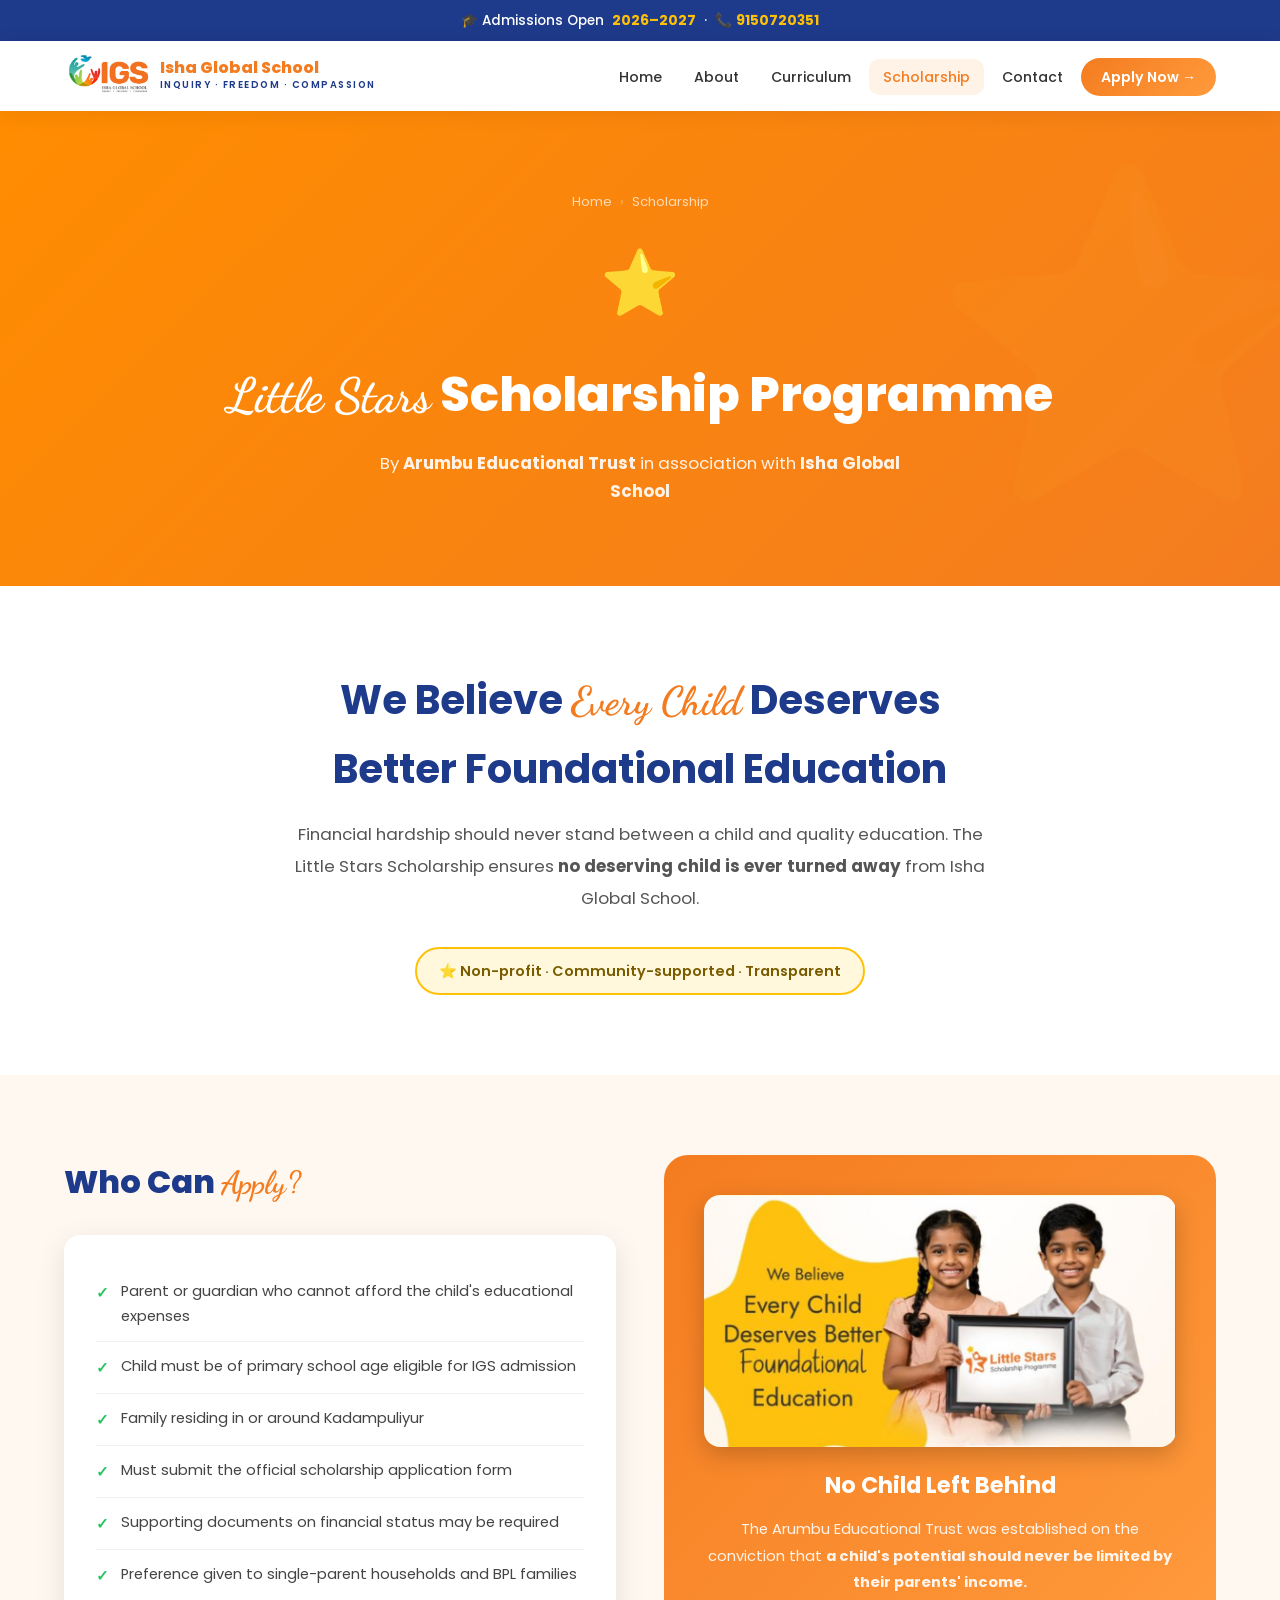
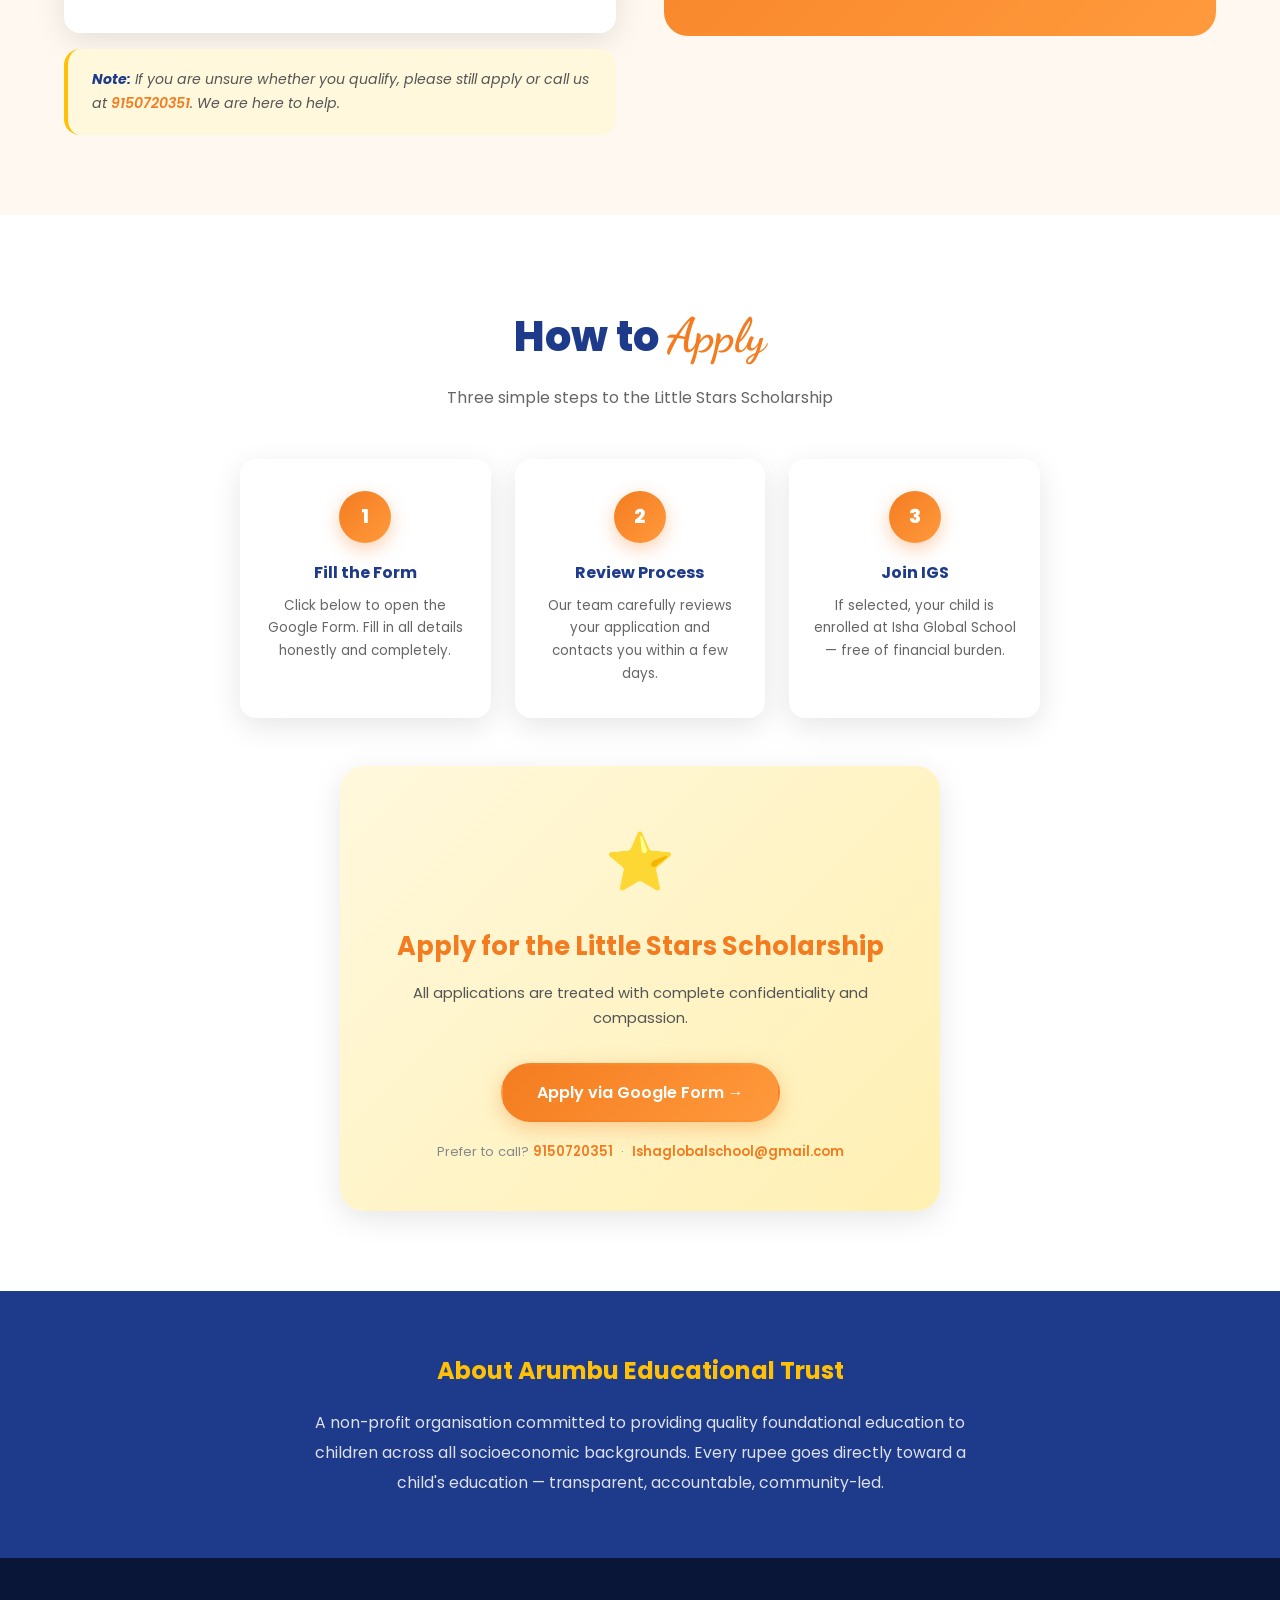
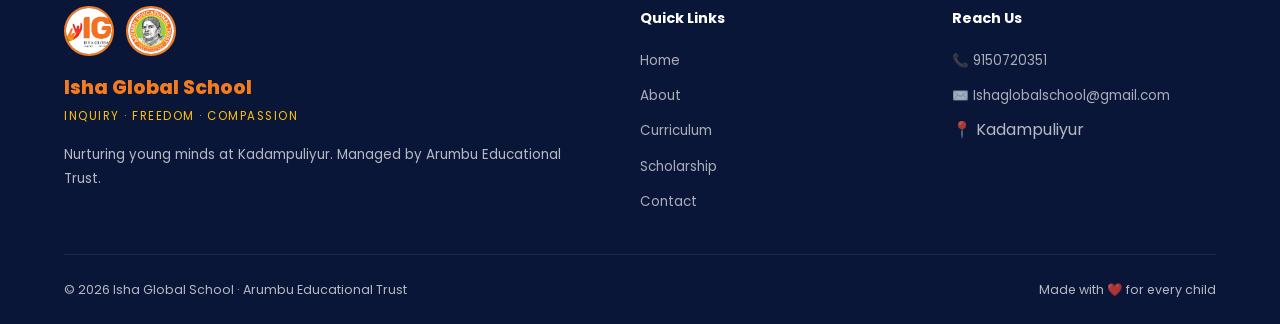
<file: scholarship.html>
<!DOCTYPE html>
<html lang="en">
<head>
  <meta charset="UTF-8"/>
  <meta name="viewport" content="width=device-width,initial-scale=1.0"/>
  <link rel="icon" type="image/jpeg" href="Pictures/logo.jpg"/>
  <title>Little Stars Scholarship — Isha Global School</title>
  <link rel="stylesheet" href="css/style.css"/>
</head>
<body>

<div class="top-banner">🎓 Admissions Open &nbsp;<span>2026–2027</span>&nbsp; · &nbsp;📞 <span>9150720351</span></div>

<nav>
  <div class="wrap nav-inner">
    <a href="index.html" class="logo">
      <img src="Pictures/logo.jpg" alt="Isha Global School" class="logo-img"/>
      <div class="logo-text"><div class="name">Isha Global School</div><div class="tagline">Inquiry · Freedom · Compassion</div></div>
    </a>
    <ul class="nav-links">
      <li><a href="index.html">Home</a></li><li><a href="about.html">About</a></li>
      <li><a href="curriculum.html">Curriculum</a></li>
      <li><a href="scholarship.html" class="active">Scholarship</a></li>
      <li><a href="contact.html">Contact</a></li>
      <li><a href="contact.html#register" class="nav-apply">Apply Now →</a></li>
    </ul>
    <div class="hamburger" id="ham"><span></span><span></span><span></span></div>
  </div>
</nav>
<div class="mob-nav" id="mobNav">
  <div class="mob-top"><div class="logo"><img src="Pictures/logo.jpg" alt="Isha Global School" class="logo-img"/><div class="logo-text"><div class="name">Isha Global School</div></div></div><button class="mob-close" id="mobClose">✕</button></div>
  <a href="index.html">Home</a><a href="about.html">About</a><a href="curriculum.html">Curriculum</a>
  <a href="scholarship.html">Scholarship</a><a href="contact.html">Contact</a><a href="contact.html#register" class="mob-apply">Apply Now →</a>
</div>

<!-- HERO -->
<section class="schol-hero">
  <div class="wrap" style="position:relative;z-index:1;">
    <div class="breadcrumb" style="justify-content:center;"><a href="index.html" style="color:rgba(255,255,255,.7);">Home</a><span style="color:rgba(255,255,255,.4);">›</span><span style="color:rgba(255,255,255,.7);">Scholarship</span></div>
    <div style="font-size:4rem;margin-bottom:1rem;">⭐</div>
    <h1><span class="script">Little Stars</span> Scholarship Programme</h1>
    <p>By <strong>Arumbu Educational Trust</strong> in association with <strong>Isha Global School</strong></p>
  </div>
</section>

<!-- BELIEF STATEMENT -->
<section style="text-align:center;">
  <div class="wrap">
    <div style="max-width:700px;margin:0 auto;">
      <h2 style="font-size:clamp(1.8rem,3.5vw,2.5rem);color:var(--blue);margin-bottom:1rem;">
        We Believe <span class="script" style="color:var(--orange);">Every Child</span> Deserves Better Foundational Education
      </h2>
      <p style="font-size:1.05rem;color:#555;line-height:1.9;margin-bottom:2rem;">
        Financial hardship should never stand between a child and quality education. The Little Stars Scholarship ensures <strong>no deserving child is ever turned away</strong> from Isha Global School.
      </p>
      <div style="display:inline-flex;align-items:center;gap:10px;background:#fff8dc;border:2px solid var(--yellow);border-radius:50px;padding:10px 22px;color:#7a5c00;font-weight:600;font-size:.9rem;">
        ⭐ Non-profit · Community-supported · Transparent
      </div>
    </div>
  </div>
</section>

<!-- WHO CAN APPLY -->
<section style="background:var(--cream);">
  <div class="wrap">
    <div style="display:grid;grid-template-columns:1fr 1fr;gap:3rem;align-items:start;">
      <div>
        <h2 style="color:var(--blue);font-size:2rem;font-weight:800;margin-bottom:1.5rem;">Who Can <span class="script" style="color:var(--orange);">Apply?</span></h2>
        <div style="background:#fff;border-radius:var(--radius);padding:2rem;box-shadow:var(--shadow);">
          <ul class="elig-list">
            <li>Parent or guardian who cannot afford the child's educational expenses</li>
            <li>Child must be of primary school age eligible for IGS admission</li>
            <li>Family residing in or around Kadampuliyur</li>
            <li>Must submit the official scholarship application form</li>
            <li>Supporting documents on financial status may be required</li>
            <li>Preference given to single-parent households and BPL families</li>
          </ul>
        </div>
        <div style="background:#fff8dc;border-radius:var(--radius);padding:1.2rem 1.5rem;margin-top:1rem;border-left:4px solid var(--yellow);">
          <p style="font-size:.88rem;color:#555;font-style:italic;">
            <strong style="color:var(--blue);">Note:</strong> If you are unsure whether you qualify, please still apply or call us at <a href="tel:9150720351" style="color:var(--orange);font-weight:600;">9150720351</a>. We are here to help.
          </p>
        </div>
      </div>
      <div style="background:linear-gradient(135deg,var(--orange),#ff9a3c);border-radius:24px;padding:2.5rem;color:#fff;text-align:center;">
        <img src="Pictures/little_stars.png" alt="Every Child Deserves Better Foundational Education" style="width:100%;border-radius:16px;margin-bottom:1.2rem;box-shadow:0 8px 25px rgba(0,0,0,.2);"/>
        <h3 style="color:#fff;font-size:1.4rem;margin-bottom:.75rem;">No Child Left Behind</h3>
        <p style="color:rgba(255,255,255,.9);line-height:1.8;font-size:.92rem;">
          The Arumbu Educational Trust was established on the conviction that <strong>a child's potential should never be limited by their parents' income.</strong>
        </p>
      </div>
    </div>
  </div>
</section>

<!-- HOW TO APPLY -->
<section>
  <div class="wrap">
    <div class="section-head">
      <h2>How to <span class="script">Apply</span></h2>
      <p>Three simple steps to the Little Stars Scholarship</p>
    </div>
    <div class="step-grid" style="max-width:800px;margin:0 auto 3rem;">
      <div class="step-card">
        <div class="step-num">1</div>
        <h3>Fill the Form</h3>
        <p>Click below to open the Google Form. Fill in all details honestly and completely.</p>
      </div>
      <div class="step-card">
        <div class="step-num">2</div>
        <h3>Review Process</h3>
        <p>Our team carefully reviews your application and contacts you within a few days.</p>
      </div>
      <div class="step-card">
        <div class="step-num">3</div>
        <h3>Join IGS</h3>
        <p>If selected, your child is enrolled at Isha Global School — free of financial burden.</p>
      </div>
    </div>

    <div style="text-align:center;background:linear-gradient(135deg,#fff8dc,#fff0b3);border-radius:24px;padding:3rem 2rem;box-shadow:var(--shadow);max-width:600px;margin:0 auto;">
      <div style="font-size:3.5rem;margin-bottom:1rem;">⭐</div>
      <h2 style="color:var(--orange);margin-bottom:.75rem;font-size:1.6rem;">Apply for the Little Stars Scholarship</h2>
      <p style="color:#555;margin-bottom:2rem;font-size:.92rem;">All applications are treated with complete confidentiality and compassion.</p>
      <a href="#" class="btn btn-orange" style="font-size:1rem;padding:14px 34px;">Apply via Google Form →</a>
      <p style="margin-top:1.2rem;font-size:.82rem;color:#888;">
        Prefer to call? <a href="tel:9150720351" style="color:var(--orange);font-weight:600;">9150720351</a> &nbsp;·&nbsp; <a href="mailto:Ishaglobalschool@gmail.com" style="color:var(--orange);font-weight:600;">Ishaglobalschool@gmail.com</a>
      </p>
    </div>
  </div>
</section>

<!-- TRUST STATEMENT -->
<section style="background:var(--blue);text-align:center;padding:60px 0;">
  <div class="wrap">
    <h2 style="color:var(--yellow);margin-bottom:1rem;">About Arumbu Educational Trust</h2>
    <p style="max-width:680px;margin:0 auto;color:rgba(255,255,255,.85);line-height:1.9;font-size:.98rem;">
      A non-profit organisation committed to providing quality foundational education to children across all socioeconomic backgrounds. Every rupee goes directly toward a child's education — transparent, accountable, community-led.
    </p>
  </div>
</section>

<footer>
  <div class="wrap">
    <div class="footer-grid">
      <div class="f-brand"><div class="f-logos"><img src="Pictures/logo.jpg" alt="Isha Global School" class="f-logo"/><img src="Pictures/trust.jpeg" alt="Arumbu Educational Trust" class="f-logo"/></div><div class="f-name">Isha Global School</div><div class="f-motto">Inquiry · Freedom · Compassion</div><p>Nurturing young minds at Kadampuliyur. Managed by Arumbu Educational Trust.</p></div>
      <div><h4>Quick Links</h4><ul><li><a href="index.html">Home</a></li><li><a href="about.html">About</a></li><li><a href="curriculum.html">Curriculum</a></li><li><a href="scholarship.html">Scholarship</a></li><li><a href="contact.html">Contact</a></li></ul></div>
      <div><h4>Reach Us</h4><ul><li><a href="tel:9150720351">📞 9150720351</a></li><li><a href="mailto:Ishaglobalschool@gmail.com">✉️ Ishaglobalschool@gmail.com</a></li><li>📍 Kadampuliyur</li></ul></div>
    </div>
    <div class="footer-bottom"><span>© 2026 Isha Global School · Arumbu Educational Trust</span><span>Made with ❤️ for every child</span></div>
  </div>
</footer>

<script src="js/main.js"></script>
</body>
</html>
</file>
<file: css/style.css>
@import url('https://fonts.googleapis.com/css2?family=Poppins:wght@300;400;500;600;700;800&family=Dancing+Script:wght@600;700&family=Noto+Serif+Tamil:wght@400;600&display=swap');

:root {
  --orange: #f47c20;
  --orange-d: #d96712;
  --blue: #1e3a8a;
  --blue-d: #0f1f4d;
  --yellow: #ffc107;
  --cream: #fff8f0;
  --grad: linear-gradient(135deg, #f47c20, #ff9a3c);
  --grad-blue: linear-gradient(135deg, #1e3a8a, #3b5bdb);
  --shadow: 0 8px 30px rgba(0,0,0,.10);
  --shadow-lg: 0 15px 50px rgba(0,0,0,.15);
  --radius: 16px;
  --transition: all .35s ease;
}

*, *::before, *::after { margin:0; padding:0; box-sizing:border-box; }
html { scroll-behavior: smooth; }
body { font-family:'Poppins',sans-serif; background:#fff; color:#333; overflow-x:hidden; line-height:1.7; }
img { max-width:100%; display:block; }
a { text-decoration:none; color:inherit; }
ul { list-style:none; }
.script { font-family:'Dancing Script',cursive; }
.tamil { font-family:'Noto Serif Tamil',serif; }

/* ── LAYOUT ── */
.wrap { max-width:1200px; margin:0 auto; padding:0 24px; }
section { padding:80px 0; }

/* ── BUTTONS ── */
.btn {
  display:inline-block; padding:13px 30px; border-radius:50px;
  font-weight:600; font-size:.95rem; cursor:pointer; transition:var(--transition);
  border:2px solid transparent;
}
.btn-orange { background:var(--grad); color:#fff; box-shadow:0 6px 20px rgba(244,124,32,.35); }
.btn-orange:hover { transform:translateY(-3px); box-shadow:0 10px 30px rgba(244,124,32,.5); }
.btn-outline { background:transparent; color:#fff; border-color:#fff; }
.btn-outline:hover { background:#fff; color:var(--blue); transform:translateY(-3px); }
.btn-blue { background:var(--grad-blue); color:#fff; box-shadow:0 6px 20px rgba(30,58,138,.3); }
.btn-blue:hover { transform:translateY(-3px); box-shadow:0 10px 30px rgba(30,58,138,.45); }
.btn-yellow { background:var(--yellow); color:#1a1a1a; font-weight:700; box-shadow:0 6px 20px rgba(255,193,7,.4); }
.btn-yellow:hover { transform:translateY(-3px); background:#e6ac00; }

/* ── SECTION HEADERS ── */
.section-head { text-align:center; margin-bottom:3rem; }
.section-head h2 { font-size:clamp(1.8rem,3.5vw,2.6rem); color:var(--blue); margin-bottom:.5rem; font-weight:800; }
.section-head h2 .script { color:var(--orange); font-size:1.15em; }
.section-head p { color:#666; font-size:1rem; max-width:580px; margin:0 auto; }

/* ── NAVBAR ── */
nav {
  background:rgba(255,255,255,.97); backdrop-filter:blur(12px);
  box-shadow:0 2px 20px rgba(0,0,0,.08); position:sticky; top:0; z-index:1000; padding:12px 0;
}
.nav-inner { display:flex; align-items:center; justify-content:space-between; }
.logo { display:flex; align-items:center; gap:10px; }
.logo-icon {
  width:46px; height:46px; background:var(--grad); border-radius:12px;
  display:flex; align-items:center; justify-content:center;
  color:#fff; font-weight:800; font-size:1rem; letter-spacing:-.5px;
}
.logo-img {
  height:46px; width:auto; border-radius:10px; object-fit:contain;
}
.logo-text .name { font-size:1rem; font-weight:800; color:var(--orange); line-height:1.1; }
.logo-text .tagline { font-size:.6rem; color:var(--blue); letter-spacing:1.5px; text-transform:uppercase; font-weight:600; }
.nav-links { display:flex; align-items:center; gap:4px; }
.nav-links a { padding:8px 14px; border-radius:10px; font-size:.88rem; font-weight:500; color:#333; transition:var(--transition); }
.nav-links a:hover, .nav-links a.active { background:#fff3e8; color:var(--orange); }
.nav-links .nav-apply { background:var(--grad); color:#fff; border-radius:50px; padding:9px 20px; font-weight:600; }
.nav-links .nav-apply:hover { background:none; background-color:var(--orange-d); transform:translateY(-2px); }
.trust-logo-link { display:flex; align-items:center; margin-left:12px; }
.trust-logo { height:42px; width:42px; border-radius:50%; object-fit:cover; border:2px solid var(--orange); transition:var(--transition); }
.trust-logo:hover { transform:scale(1.08); box-shadow:0 4px 12px rgba(244,124,32,.3); }
.hamburger { display:none; flex-direction:column; gap:5px; cursor:pointer; padding:5px; }
.hamburger span { display:block; width:24px; height:2px; background:var(--blue); border-radius:2px; transition:var(--transition); }

/* ── MOBILE MENU ── */
.mob-nav {
  display:none; position:fixed; inset:0; background:#fff; z-index:999;
  flex-direction:column; padding:24px; overflow-y:auto;
}
.mob-nav.open { display:flex; }
.mob-top { display:flex; justify-content:space-between; align-items:center; margin-bottom:2rem; }
.mob-close { font-size:1.6rem; background:none; border:none; cursor:pointer; color:#333; }
.mob-nav a { padding:14px 16px; border-radius:12px; font-weight:500; font-size:1rem; color:#333; border-bottom:1px solid #f5f5f5; transition:var(--transition); }
.mob-nav a:hover { background:#fff3e8; color:var(--orange); }
.mob-apply { background:var(--grad); color:#fff !important; border-radius:50px; text-align:center; margin-top:1rem; border:none !important; }

/* ── TOP BANNER ── */
.top-banner { background:var(--blue); color:#fff; text-align:center; padding:9px; font-size:.85rem; font-weight:500; }
.top-banner span { color:var(--yellow); font-weight:700; }

/* ── HERO ── */
.hero {
  background:linear-gradient(135deg,#fff8f0 0%,#ffe9d6 50%,#ffd4a8 100%);
  padding:90px 0 80px; position:relative; overflow:hidden;
}
.hero::before {
  content:''; position:absolute; width:500px; height:500px; border-radius:50%;
  background:var(--orange); opacity:.08; top:-150px; right:-100px;
}
.hero::after {
  content:''; position:absolute; width:350px; height:350px; border-radius:50%;
  background:var(--blue); opacity:.06; bottom:-100px; left:-80px;
}
.hero-inner { display:grid; grid-template-columns:1fr 1fr; gap:3rem; align-items:center; position:relative; z-index:1; }
.hero-badge { display:inline-block; background:var(--blue); color:#fff; padding:8px 20px; border-radius:25px; font-size:.78rem; font-weight:700; letter-spacing:1.5px; text-transform:uppercase; margin-bottom:1.2rem; box-shadow:0 4px 15px rgba(30,58,138,.3); }
.hero h1 { font-size:clamp(2rem,4vw,3.2rem); color:var(--blue); font-weight:800; line-height:1.15; margin-bottom:1rem; }
.hero h1 .script { color:var(--orange); font-size:1.1em; display:block; }
.hero-kural { background:rgba(255,255,255,.7); backdrop-filter:blur(8px); border-left:4px solid var(--orange); border-radius:0 12px 12px 0; padding:14px 18px; margin-bottom:1.5rem; }
.hero-kural .k-text { font-family:'Noto Serif Tamil',serif; font-size:.95rem; color:var(--blue); line-height:1.8; }
.hero-kural .k-num { font-size:.72rem; color:#888; margin-top:.3rem; }
.hero-sub { color:#555; font-size:1rem; margin-bottom:2rem; line-height:1.7; }
.hero-btns { display:flex; gap:14px; flex-wrap:wrap; }
.hero-img-wrap { position:relative; display:flex; justify-content:center; }
.hero-img { border-radius:24px; box-shadow:var(--shadow-lg); width:100%; max-width:460px; height:380px; object-fit:cover; animation:float 4s ease-in-out infinite; }
.hero-img-placeholder { border-radius:24px; box-shadow:var(--shadow-lg); width:100%; max-width:460px; height:380px; background:linear-gradient(135deg,#ffe9d6,#ffd4a8); display:flex; align-items:center; justify-content:center; font-size:6rem; animation:float 4s ease-in-out infinite; }
.hero-float-badge {
  position:absolute; bottom:20px; left:-20px;
  background:#fff; border-radius:14px; padding:12px 18px;
  box-shadow:var(--shadow); display:flex; align-items:center; gap:10px; z-index:2;
}
.hero-float-badge .hfb-icon { font-size:1.6rem; }
.hero-float-badge .hfb-text strong { display:block; font-size:.85rem; color:var(--blue); }
.hero-float-badge .hfb-text span { font-size:.72rem; color:#888; }

@keyframes float { 0%,100%{transform:translateY(0)} 50%{transform:translateY(-14px)} }

/* ── STATS STRIP ── */
.stats-strip { background:var(--blue); padding:24px 0; }
.stats-inner { display:flex; justify-content:space-around; flex-wrap:wrap; gap:1.5rem; }
.stat { text-align:center; color:#fff; padding:1rem 1.2rem; border-radius:12px; cursor:default; transition:transform .3s ease,background .3s ease,box-shadow .3s ease; }
.stat:hover { transform:translateY(-8px) scale(1.08); background:rgba(255,255,255,.1); box-shadow:0 10px 30px rgba(0,0,0,.25); }
.stat .num { font-size:1.9rem; font-weight:800; color:var(--yellow); line-height:1; transition:transform .3s ease; }
.stat:hover .num { transform:scale(1.15); }
.stat .lbl { font-size:.75rem; color:rgba(255,255,255,.75); margin-top:3px; transition:color .3s ease; }
.stat:hover .lbl { color:#fff; }
.stat-photo { width:64px; height:64px; border-radius:50%; object-fit:cover; margin:0 auto 10px; border:3px solid var(--yellow); box-shadow:0 4px 12px rgba(0,0,0,.25); }
.stats-with-photos .stat { display:flex; flex-direction:column; align-items:center; }
.dashboard-banner { width:100%; height:280px; object-fit:cover; border-radius:var(--radius); box-shadow:0 6px 20px rgba(0,0,0,.25); }

/* ── CORRESPONDENT'S DESK ── */
.corr-section { background:#fff; }
.corr-inner { display:grid; grid-template-columns:auto 1fr; gap:2.5rem; align-items:center; }
.corr-logo { flex-shrink:0; text-align:center; }
.corr-trust-img { width:180px; height:180px; border-radius:50%; object-fit:cover; border:4px solid var(--orange); box-shadow:0 8px 28px rgba(244,124,32,.2); }
.corr-content h2 { font-size:clamp(1.6rem,3vw,2.2rem); color:var(--blue); font-weight:800; margin-bottom:1.2rem; }
.corr-content h2 .script { color:var(--orange); }
.corr-content p { font-size:.92rem; color:#555; line-height:1.9; margin-bottom:.8rem; }
.corr-sign { margin-top:1.5rem; padding-top:1rem; border-top:2px solid var(--orange); }
.corr-sign strong { display:block; color:var(--blue); font-size:1rem; }
.corr-sign span { display:block; font-size:.82rem; color:#888; line-height:1.6; }

/* ── EVENTS ── */
.events-section { background:var(--cream); }
.events-header { display:flex; align-items:center; justify-content:space-between; margin-bottom:2rem; flex-wrap:wrap; gap:1rem; }
.events-header h2 { font-size:clamp(1.6rem,3vw,2.2rem); color:var(--blue); font-weight:800; }
.events-header h2 .script { color:var(--orange); }
.events-nav { display:flex; gap:10px; }
.ev-btn { width:42px; height:42px; border-radius:50%; border:2px solid var(--orange); background:#fff; color:var(--orange); font-size:1.1rem; cursor:pointer; transition:var(--transition); display:flex; align-items:center; justify-content:center; }
.ev-btn:hover { background:var(--orange); color:#fff; }
.events-track-wrap { overflow:hidden; }
.events-track { display:flex; gap:20px; transition:transform .6s cubic-bezier(.25,.8,.25,1); }
.event-card {
  flex:0 0 300px; background:#fff; border-radius:var(--radius);
  box-shadow:var(--shadow); border-top:none; transition:transform .35s ease,box-shadow .35s ease;
  cursor:pointer; position:relative; overflow:hidden;
}
.event-card:hover { transform:translateY(-10px) scale(1.02); box-shadow:0 18px 45px rgba(0,0,0,.18); }
.ev-img-wrap { position:relative; overflow:hidden; height:180px; cursor:pointer; }
.ev-img { width:100%; height:100%; object-fit:cover; display:block; transition:transform .45s ease; }
.event-card:hover .ev-img { transform:scale(1.1); }

/* Event image full popup on hover */
.ev-img-wrap::after { content:'Click to view'; position:absolute; bottom:8px; right:8px; background:rgba(0,0,0,.6); color:#fff; font-size:.68rem; font-weight:600; padding:4px 10px; border-radius:12px; opacity:0; transition:opacity .3s ease; pointer-events:none; }
.ev-img-wrap:hover::after { opacity:1; }
.ev-img-popup { display:none; position:fixed; inset:0; background:rgba(0,0,0,.85); z-index:3000; align-items:center; justify-content:center; cursor:zoom-out; backdrop-filter:blur(6px); }
.ev-img-popup.open { display:flex; }
.ev-img-popup img { max-width:90vw; max-height:90vh; object-fit:contain; border-radius:12px; box-shadow:0 20px 60px rgba(0,0,0,.5); animation:evPopIn .3s ease; }
@keyframes evPopIn { from{opacity:0;transform:scale(.8)} to{opacity:1;transform:scale(1)} }
.ev-body { padding:18px 20px 20px; }
.ev-name { font-size:1.05rem; font-weight:700; color:var(--blue); margin-bottom:6px; line-height:1.3; transition:color .3s ease; }
.event-card:hover .ev-name { color:var(--orange); }
.ev-desc { font-size:.84rem; color:#666; margin-bottom:14px; line-height:1.6; }
.ev-tag { display:inline-block; background:#fff3e8; color:var(--orange); font-size:.72rem; font-weight:600; padding:4px 12px; border-radius:20px; transition:background .3s ease,color .3s ease; }
.event-card:hover .ev-tag { background:var(--orange); color:#fff; }

/* ── WHY CHOOSE US ── */
.why-grid { display:grid; grid-template-columns:repeat(auto-fit,minmax(240px,1fr)); gap:20px; }
.why-card {
  background:#fff; border-radius:var(--radius); padding:24px; box-shadow:var(--shadow);
  border-top:4px solid transparent; transition:var(--transition); position:relative; overflow:hidden;
}
.why-card::after { content:''; position:absolute; top:0; left:0; right:0; height:4px; background:var(--grad); transform:scaleX(0); transform-origin:left; transition:var(--transition); }
.why-card:hover { transform:translateY(-10px) scale(1.03); box-shadow:0 16px 40px rgba(244,124,32,.18); }
.why-card:hover::after { transform:scaleX(1); }
.why-num { background:var(--grad); color:#fff; width:36px; height:36px; border-radius:10px; display:flex; align-items:center; justify-content:center; font-weight:800; font-size:.85rem; margin-bottom:12px; transition:transform .3s ease; }
.why-card:hover .why-num { transform:scale(1.15) rotate(-5deg); }
.why-card h3 { color:var(--blue); font-size:.98rem; margin-bottom:6px; font-weight:700; transition:color .3s ease; }
.why-card:hover h3 { color:var(--orange); }
.why-card p { font-size:.84rem; color:#666; }

/* ── DIFFERENT ── */
.diff-section { background:var(--blue); }
.diff-section .section-head h2 { color:#fff; }
.diff-section .section-head p { color:rgba(255,255,255,.75); }
.diff-table { width:100%; border-collapse:collapse; border-radius:var(--radius); overflow:hidden; }
.diff-table th { padding:18px 20px; font-size:.95rem; font-weight:700; text-align:center; }
.diff-table th:first-child { background:rgba(255,255,255,.12); color:rgba(255,255,255,.8); }
.diff-table th:last-child { background:var(--yellow); color:var(--blue); }
.diff-table td { padding:14px 20px; border-bottom:1px solid rgba(255,255,255,.08); font-size:.88rem; text-align:center; }
.diff-table tr:last-child td { border-bottom:none; }
.diff-table td:first-child { color:rgba(255,255,255,.65); }
.diff-table td:last-child { color:#fff; font-weight:600; background:rgba(255,255,255,.06); }
.diff-table .x { color:#ff6b6b; margin-right:4px; }
.diff-table .c { color:#51cf66; margin-right:4px; }

/* ── LEARNER PROFILE ── */
.learner-grid { display:grid; grid-template-columns:repeat(auto-fit,minmax(220px,1fr)); gap:24px; }
.learner-card {
  text-align:center; padding:36px 24px; background:#fff; border-radius:20px;
  box-shadow:var(--shadow); transition:var(--transition); position:relative; overflow:hidden;
}
.learner-card::before { content:''; position:absolute; top:0; left:0; right:0; height:5px; background:var(--grad); transition:height .3s ease; }
.learner-card:hover { transform:translateY(-10px) scale(1.03); box-shadow:0 16px 40px rgba(244,124,32,.2); }
.learner-card:hover::before { height:8px; }
.learner-card .lc-icon { font-size:3rem; margin-bottom:14px; display:block; transition:transform .3s ease; }
.learner-card:hover .lc-icon { animation:lcBounce .5s ease; }
.learner-card h3 { color:var(--blue); margin-bottom:8px; font-size:1.1rem; font-weight:700; transition:color .3s ease; }
.learner-card:hover h3 { color:var(--orange); }
.learner-card p { font-size:.85rem; color:#666; line-height:1.7; transition:color .3s ease; }
.learner-card:hover p { color:#333; }
@keyframes lcBounce{0%{transform:scale(1)}30%{transform:scale(1.3)}60%{transform:scale(.9)}100%{transform:scale(1)}}

/* ── SCHOLARSHIP TEASER ── */
.schol-teaser {
  background:linear-gradient(135deg,#fff8dc,#fff0b3);
  border-radius:24px; padding:3rem; display:flex; align-items:center; gap:2.5rem;
  box-shadow:var(--shadow); position:relative; overflow:hidden; transition:transform .35s ease,box-shadow .35s ease;
}
.schol-teaser:hover { transform:translateY(-6px); box-shadow:0 18px 45px rgba(255,193,7,.3); }
.schol-teaser::before { content:'⭐'; position:absolute; font-size:12rem; opacity:.06; right:-20px; top:-20px; }
.schol-star { font-size:4rem; flex-shrink:0; animation:pulse 2s ease-in-out infinite; }
.schol-teaser h2 { color:var(--orange); font-size:1.8rem; margin-bottom:.5rem; font-weight:800; }
.schol-teaser p { color:#555; margin-bottom:1.5rem; }
@keyframes pulse { 0%,100%{transform:scale(1)} 50%{transform:scale(1.08)} }

/* ── APPS SECTION ── */
.apps-section { background:var(--cream); }
.apps-grid { display:grid; grid-template-columns:repeat(3,1fr); gap:24px; }
.app-card {
  background:#fff; border-radius:var(--radius); padding:2rem; box-shadow:var(--shadow);
  border-top:5px solid var(--blue); transition:var(--transition); position:relative;
}
.app-card:hover { transform:translateY(-8px); box-shadow:var(--shadow-lg); }
.app-card-highlight { border-top-color:var(--orange); background:linear-gradient(180deg,#fff8f0,#fff); }
.app-icon { font-size:2.8rem; margin-bottom:1rem; }
.app-card h3 { color:var(--blue); font-size:1.15rem; font-weight:800; margin-bottom:.5rem; }
.app-desc { font-size:.88rem; color:#555; line-height:1.7; margin-bottom:1rem; }
.app-features { list-style:none; padding:0; margin:0; }
.app-features li { font-size:.82rem; color:#444; padding:.4rem 0; border-bottom:1px solid #f0f0f0; display:flex; align-items:center; gap:.5rem; }
.app-features li:last-child { border-bottom:none; }
.app-features li::before { content:'✦'; color:var(--orange); font-size:.7rem; flex-shrink:0; }

/* ── ABOUT PAGE ── */
.page-hero {
  background:linear-gradient(135deg,var(--blue),var(--blue-d));
  padding:70px 0; color:#fff; position:relative; overflow:hidden;
}
.page-hero::before { content:''; position:absolute; width:400px; height:400px; border-radius:50%; background:var(--orange); opacity:.06; top:-100px; right:-80px; }
.page-hero .wrap { position:relative; z-index:1; }
.breadcrumb { display:flex; gap:8px; align-items:center; font-size:.82rem; color:rgba(255,255,255,.55); margin-bottom:1rem; }
.breadcrumb a { color:var(--yellow); }
.page-hero h1 { font-size:clamp(2rem,4vw,3rem); color:#fff; font-weight:800; margin-bottom:.5rem; }
.page-hero p { color:rgba(255,255,255,.8); font-size:1.05rem; }

.philosophy-quote { border-left:5px solid var(--orange); padding:1.5rem 2rem; background:#fff8f0; border-radius:0 16px 16px 0; }
.philosophy-quote blockquote { font-size:1.05rem; font-style:italic; color:var(--blue); line-height:1.9; font-weight:500; }
.philosophy-quote cite { display:block; margin-top:.75rem; font-size:.8rem; color:#888; font-style:normal; font-weight:600; }

.mgmt-card { display:flex; gap:2rem; background:#fff; border-radius:20px; padding:2.5rem; box-shadow:var(--shadow); align-items:flex-start; transition:transform .35s ease,box-shadow .35s ease; }
.mgmt-card:hover { transform:translateY(-6px); box-shadow:0 14px 35px rgba(0,0,0,.15); }
.mgmt-photo { width:140px; height:140px; border-radius:50%; flex-shrink:0; border:4px solid var(--orange); background:#fff8f0; display:flex; align-items:center; justify-content:center; font-size:3.5rem; object-fit:cover; }
.mgmt-info h3 { color:var(--blue); font-size:1.2rem; margin-bottom:.2rem; }
.mgmt-info .role { color:var(--orange); font-size:.85rem; font-weight:600; margin-bottom:1rem; }
.mgmt-info blockquote { border-left:3px solid var(--yellow); padding-left:1rem; color:#555; font-style:italic; line-height:1.8; font-size:.92rem; }

.val-grid { display:grid; grid-template-columns:repeat(3,1fr); gap:20px; }
.val-card { text-align:center; padding:2.5rem 1.5rem; background:#fff; border-radius:var(--radius); box-shadow:var(--shadow); transition:transform .35s ease,box-shadow .35s ease; cursor:default; }
.val-card:hover { transform:translateY(-10px) scale(1.04); box-shadow:0 16px 40px rgba(244,124,32,.2); }
.val-icon { font-size:2.8rem; margin-bottom:1rem; display:block; transition:transform .3s ease; }
.val-card:hover .val-icon { animation:lcBounce .5s ease; }
.val-card h3 { color:var(--orange); font-size:1.1rem; margin-bottom:.5rem; font-weight:700; transition:color .3s ease; }
.val-card:hover h3 { color:var(--blue); }
.val-card p { font-size:.85rem; color:#666; transition:color .3s ease; }
.val-card:hover p { color:#333; }

/* ── CURRICULUM PAGE ── */
.approach-grid { display:grid; grid-template-columns:repeat(3,1fr); gap:24px; }
.approach-card { background:#fff; border-radius:var(--radius); padding:2rem; box-shadow:var(--shadow); border-top:5px solid var(--blue); transition:transform .35s ease,box-shadow .35s ease; cursor:default; overflow:hidden; }
.approach-card:hover { transform:translateY(-10px) scale(1.03); box-shadow:0 16px 40px rgba(30,58,138,.2); }
.approach-card:hover .ac-icon { animation:lcBounce .5s ease; }
.approach-card .ac-icon { font-size:2.2rem; margin-bottom:1rem; transition:transform .3s ease; }
.approach-card h3 { color:var(--blue); margin-bottom:.5rem; font-size:1.05rem; font-weight:700; transition:color .3s ease; }
.approach-card:hover h3 { color:var(--orange); }
.approach-card p { font-size:.86rem; color:#666; line-height:1.7; }
.approach-card ul { margin-top:.75rem; padding-left:1rem; }
.approach-card ul li { font-size:.82rem; color:#666; margin-bottom:.3rem; }
.approach-card ul li::before { content:'✦ '; color:var(--orange); }

.pill-wrap { display:flex; flex-wrap:wrap; gap:12px; justify-content:center; }
.pill { display:inline-flex; align-items:center; gap:6px; background:#fff; border:2px solid #e8edf5; border-radius:50px; padding:10px 20px; font-size:.88rem; font-weight:500; color:var(--blue); box-shadow:var(--shadow); transition:transform .3s ease,background .3s ease,color .3s ease,border-color .3s ease,box-shadow .3s ease; cursor:default; }
.pill:hover { background:var(--blue); color:#fff; border-color:var(--blue); transform:translateY(-6px) scale(1.05); box-shadow:0 10px 25px rgba(30,58,138,.25); }

/* ── SCHOLARSHIP PAGE ── */
.schol-hero { background:linear-gradient(135deg,#ff8c00,var(--orange)); color:#fff; padding:80px 0; text-align:center; position:relative; overflow:hidden; }
.schol-hero::before { content:'⭐'; position:absolute; font-size:20rem; opacity:.05; top:-3rem; right:-3rem; }
.schol-hero h1 { color:#fff; font-size:clamp(2rem,4vw,3rem); font-weight:800; margin-bottom:.75rem; }
.schol-hero p { color:rgba(255,255,255,.9); font-size:1.05rem; max-width:560px; margin:0 auto; }

.step-grid { display:grid; grid-template-columns:repeat(3,1fr); gap:24px; }
.step-card { text-align:center; padding:2rem 1.5rem; background:#fff; border-radius:var(--radius); box-shadow:var(--shadow); transition:transform .35s ease,box-shadow .35s ease; cursor:default; }
.step-card:hover { transform:translateY(-8px) scale(1.03); box-shadow:0 14px 35px rgba(244,124,32,.2); }
.step-card:hover .step-num { transform:scale(1.15); }
.step-card:hover h3 { color:var(--orange); }
.step-num { width:52px; height:52px; background:var(--grad); color:#fff; border-radius:50%; display:flex; align-items:center; justify-content:center; font-weight:800; font-size:1.2rem; margin:0 auto 1rem; box-shadow:0 6px 18px rgba(244,124,32,.35); transition:transform .3s ease; }
.step-card h3 { color:var(--blue); margin-bottom:.5rem; font-size:1rem; font-weight:700; transition:color .3s ease; }
.step-card p { font-size:.84rem; color:#666; }

.elig-list li { display:flex; gap:12px; align-items:flex-start; padding:12px 0; border-bottom:1px solid #f0f0f0; font-size:.92rem; color:#444; }
.elig-list li:last-child { border-bottom:none; }
.elig-list li::before { content:'✓'; color:#22c55e; font-weight:800; flex-shrink:0; margin-top:2px; }

/* ── CONTACT PAGE ── */
.contact-grid { display:grid; grid-template-columns:1fr 1.4fr; gap:2rem; align-items:start; }
.cinfo-card { background:var(--grad-blue); color:#fff; border-radius:20px; padding:2.5rem; }
.cinfo-card h3 { color:var(--yellow); margin-bottom:1.5rem; font-size:1.15rem; }
.c-item { display:flex; gap:14px; margin-bottom:1.5rem; align-items:flex-start; }
.c-item .ci-icon { font-size:1.4rem; flex-shrink:0; }
.c-item .ci-label { font-size:.7rem; color:rgba(255,255,255,.6); margin-bottom:3px; letter-spacing:.5px; text-transform:uppercase; }
.c-item .ci-val { font-weight:600; color:#fff; }
.c-item .ci-val a { color:#fff; }
.map-wrap { border-radius:var(--radius); overflow:hidden; box-shadow:var(--shadow); }
.map-wrap iframe { width:100%; height:400px; border:0; display:block; }

.faq details { background:#fff; border-radius:var(--radius); padding:18px 22px; box-shadow:var(--shadow); margin-bottom:12px; cursor:pointer; transition:transform .25s ease,box-shadow .25s ease; }
.faq details:hover { transform:translateY(-3px); box-shadow:0 10px 25px rgba(0,0,0,.12); }
.faq summary { font-weight:600; color:var(--blue); font-size:.95rem; list-style:none; display:flex; justify-content:space-between; align-items:center; }
.faq summary .fq-arrow { color:var(--orange); font-size:1.2rem; transition:var(--transition); }
.faq details[open] summary .fq-arrow { transform:rotate(45deg); }
.faq details p { margin-top:.75rem; font-size:.88rem; color:#555; line-height:1.7; }

/* ── FOOTER ── */
footer { background:#0a1638; color:rgba(255,255,255,.7); padding:3rem 0 1.5rem; }
.footer-grid { display:grid; grid-template-columns:2fr 1fr 1fr; gap:3rem; padding-bottom:2rem; border-bottom:1px solid rgba(255,255,255,.08); margin-bottom:1.5rem; }
.f-logos { display:flex; gap:12px; margin-bottom:1rem; }
.f-logo { width:50px; height:50px; border-radius:50%; object-fit:cover; border:2px solid var(--orange); }
.f-brand .f-name { font-size:1.2rem; font-weight:800; color:var(--orange); margin-bottom:.2rem; }
.f-brand .f-motto { color:var(--yellow); font-size:.72rem; letter-spacing:1.5px; text-transform:uppercase; margin-bottom:1rem; }
.f-brand p { font-size:.84rem; line-height:1.8; }
footer h4 { color:#fff; margin-bottom:1rem; font-size:.9rem; }
footer ul li { margin-bottom:.5rem; }
footer ul a { color:rgba(255,255,255,.65); font-size:.84rem; transition:var(--transition); }
footer ul a:hover { color:var(--yellow); }
.footer-bottom { display:flex; justify-content:space-between; font-size:.78rem; flex-wrap:wrap; gap:.5rem; }

/* ── RESPONSIVE ── */
@media(max-width:960px){
  .hero-inner { grid-template-columns:1fr; }
  .hero-img-wrap { display:none; }
  .approach-grid,.step-grid,.val-grid { grid-template-columns:1fr 1fr; }
  .apps-grid { grid-template-columns:1fr 1fr; }
  .corr-inner { grid-template-columns:1fr; text-align:center; }
  .corr-trust-img { width:140px; height:140px; }
  .footer-grid { grid-template-columns:1fr; gap:2rem; }
  .contact-grid { grid-template-columns:1fr; }
  .mgmt-card { flex-direction:column; align-items:center; text-align:center; }
  .schol-teaser { flex-direction:column; gap:1.5rem; text-align:center; }
}
@media(max-width:700px){
  .nav-links { display:none; }
  .hamburger { display:flex; }
  section { padding:55px 0; }
  .approach-grid,.step-grid,.val-grid { grid-template-columns:1fr; }
  .diff-table { font-size:.8rem; }
  .diff-table th,.diff-table td { padding:10px 10px; }
  .hero { padding:60px 0 55px; }
}
@media(max-width:480px){
  h1 { font-size:1.9rem; }
  .hero-btns { flex-direction:column; }
  .btn { padding:12px 22px; font-size:.88rem; }
}

/* ── GLOBAL IMAGE HOVER ── */
section img:not(.logo-img):not(.trust-logo):not(.stat-photo):not(.ev-img):not(.hero-img) {
  transition:transform .4s ease,box-shadow .4s ease;
}
section img:not(.logo-img):not(.trust-logo):not(.stat-photo):not(.ev-img):not(.hero-img):hover {
  transform:scale(1.03);
  box-shadow:0 14px 40px rgba(0,0,0,.18);
}

/* ── ANIMATIONS ── */
@keyframes fadeUp { from{opacity:0;transform:translateY(28px)} to{opacity:1;transform:translateY(0)} }
.fade-up { animation:fadeUp .6s ease forwards; }
</file>
